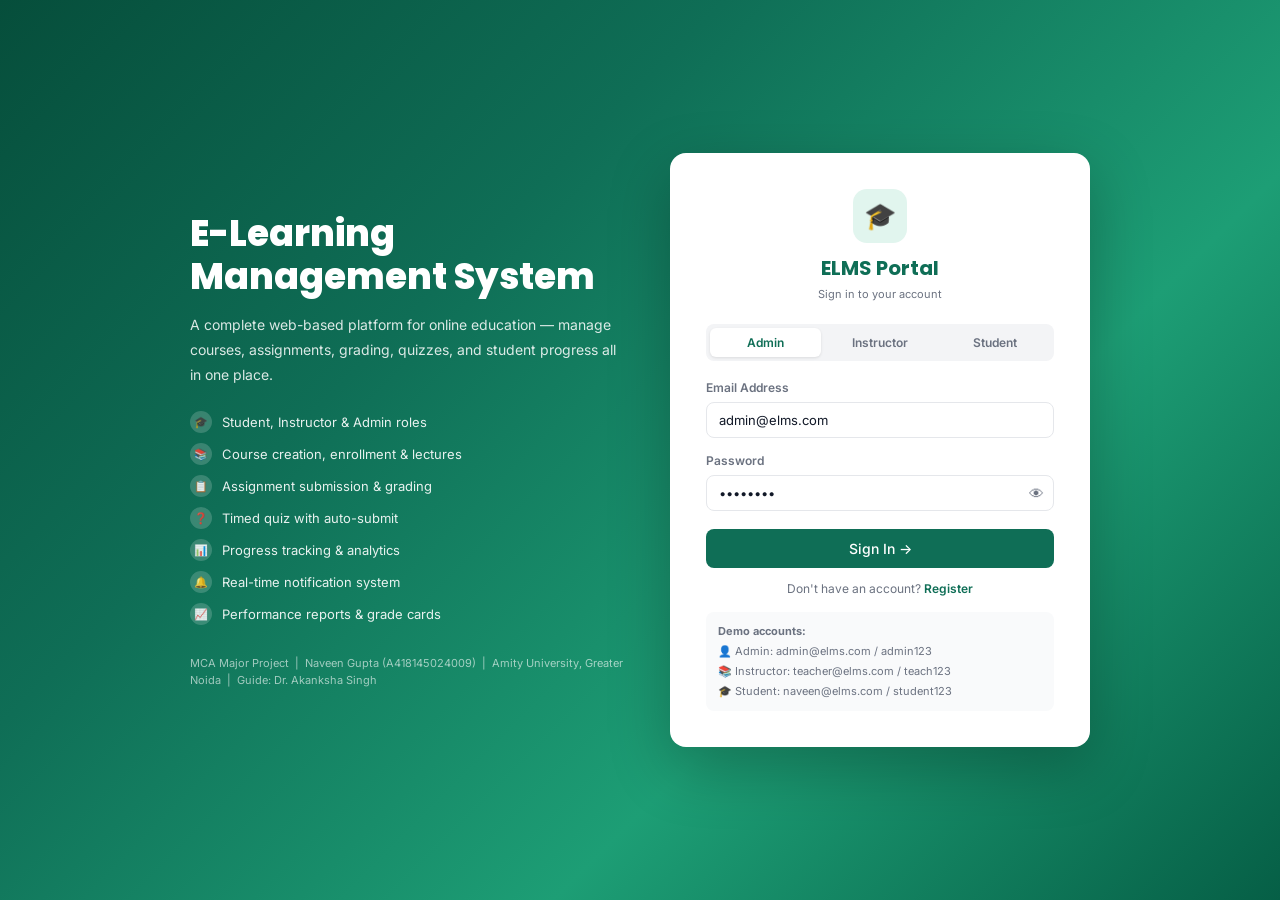
<file: ELMS_MajorProject_NaveenGupta.html>
<!DOCTYPE html>
<html lang="en">
<head>
<meta charset="UTF-8">
<meta name="viewport" content="width=device-width,initial-scale=1.0">
<meta name="description" content="Static E-Learning Management System demo built with HTML, CSS and JavaScript for an MCA final year project.">
<meta name="author" content="Naveen Gupta">
<meta name="theme-color" content="#534AB7">
<title>ELMS – E-Learning Management System | Naveen Gupta | A418145024009 | MCA | Amity University</title>
<style>
@import url('https://fonts.googleapis.com/css2?family=Inter:wght@300;400;500;600;700&family=Poppins:wght@600;700;800&display=swap');
:root{
  --g:#0F6E56;--gl:#1D9E75;--gbg:#E1F5EE;--gd:#085041;
  --p:#534AB7;--pbg:#EEEDFE;
  --a:#B45309;--abg:#FAEEDA;
  --r:#B91C1C;--rbg:#FCEBEB;
  --b:#185FA5;--bbg:#E6F1FB;
  --border:#E5E7EB;--bg:#F3F4F6;--white:#fff;
  --text:#111827;--text2:#6B7280;--text3:#9CA3AF;
  --shadow:0 1px 3px rgba(0,0,0,.08);
  --shadow2:0 4px 16px rgba(0,0,0,.1);
  --rad:12px;--rads:8px;--sw:240px;--th:62px;
}
*,*::before,*::after{box-sizing:border-box;margin:0;padding:0}
html{scroll-behavior:smooth}
body{font-family:'Inter',sans-serif;background:var(--bg);color:var(--text);font-size:14px;line-height:1.5}
h1,h2,h3,h4,h5{font-family:'Poppins',sans-serif}
::-webkit-scrollbar{width:5px;height:5px}
::-webkit-scrollbar-track{background:transparent}
::-webkit-scrollbar-thumb{background:#d1d5db;border-radius:3px}

/* ── AUTH ── */
#auth{position:fixed;inset:0;background:linear-gradient(135deg,#064e3b,#0F6E56,#1D9E75,#065f46);display:flex;align-items:center;justify-content:center;z-index:900;padding:20px}
.auth-left{flex:1;max-width:480px;color:#fff;padding:0 40px 0 0;display:none}
@media(min-width:900px){.auth-left{display:block}}
.auth-left h1{font-size:36px;font-weight:800;line-height:1.2;margin-bottom:14px}
.auth-left p{font-size:14px;opacity:.85;line-height:1.8;margin-bottom:24px}
.auth-feat{display:flex;align-items:center;gap:10px;margin-bottom:10px;font-size:13px;opacity:.9}
.auth-feat span{width:22px;height:22px;background:rgba(255,255,255,.2);border-radius:50%;display:flex;align-items:center;justify-content:center;font-size:11px;flex-shrink:0}
.auth-box{background:#fff;border-radius:16px;padding:36px;width:420px;box-shadow:0 20px 60px rgba(0,0,0,.25);flex-shrink:0}
.auth-logo{text-align:center;margin-bottom:22px}
.auth-logo .mk{width:54px;height:54px;background:var(--gbg);border-radius:14px;display:flex;align-items:center;justify-content:center;font-size:26px;margin:0 auto 10px}
.auth-logo h2{font-size:20px;color:var(--g)}
.auth-logo p{font-size:11px;color:var(--text2);margin-top:3px}
.role-tabs{display:flex;gap:4px;background:#F3F4F6;padding:4px;border-radius:var(--rads);margin-bottom:18px}
.rt{flex:1;padding:7px;border:none;background:transparent;border-radius:6px;cursor:pointer;font-size:12px;font-weight:600;color:var(--text2);font-family:'Inter',sans-serif;transition:all .15s}
.rt.on{background:#fff;color:var(--g);box-shadow:0 1px 3px rgba(0,0,0,.1)}
.flabel{display:block;font-size:12px;font-weight:600;color:var(--text2);margin-bottom:5px}
.finput{width:100%;padding:9px 12px;border:1.5px solid var(--border);border-radius:var(--rads);font-size:13px;font-family:'Inter',sans-serif;color:var(--text);background:#fff;transition:border-color .13s;outline:none}
.finput:focus{border-color:var(--g);box-shadow:0 0 0 3px rgba(15,110,86,.1)}
.fgroup{margin-bottom:14px}
.pw-wrap{position:relative}
.pw-wrap .finput{padding-right:36px}
.pw-eye{position:absolute;right:10px;top:50%;transform:translateY(-50%);cursor:pointer;font-size:15px;color:var(--text2);background:none;border:none}
.btn{display:inline-flex;align-items:center;gap:6px;padding:8px 16px;border-radius:var(--rads);font-size:13px;font-weight:500;cursor:pointer;border:none;font-family:'Inter',sans-serif;transition:all .15s;text-decoration:none}
.btn-g{background:var(--g);color:#fff}
.btn-g:hover{background:var(--gd);transform:translateY(-1px)}
.btn-ol{background:#fff;color:var(--g);border:1.5px solid var(--g)}
.btn-ol:hover{background:var(--gbg)}
.btn-r{background:var(--r);color:#fff}
.btn-r:hover{background:#991B1B}
.btn-a{background:var(--a);color:#fff}
.btn-sm{padding:5px 11px;font-size:12px}
.btn-xs{padding:3px 8px;font-size:11px}
.btn:disabled{opacity:.6;cursor:not-allowed;transform:none!important}
.demo-box{margin-top:14px;padding:10px 12px;background:#F9FAFB;border-radius:var(--rads)}
.demo-box p{font-size:11px;color:var(--text2);line-height:1.8}
.err-msg{background:var(--rbg);color:var(--r);padding:8px 12px;border-radius:var(--rads);font-size:12px;margin-bottom:12px;display:none}
.err-msg.show{display:block}

/* ── LAYOUT ── */
#app{display:flex;min-height:100vh}
.sidebar{width:var(--sw);background:#fff;border-right:1px solid var(--border);display:flex;flex-direction:column;position:fixed;top:0;left:0;height:100vh;z-index:200;transition:transform .25s}
.sb-logo{display:flex;align-items:center;gap:10px;padding:16px;border-bottom:1px solid var(--border)}
.sb-logo .lm{width:36px;height:36px;background:var(--g);border-radius:9px;display:flex;align-items:center;justify-content:center;font-size:18px;flex-shrink:0}
.sb-logo .lt{font-size:15px;font-weight:700;color:var(--g)}
.sb-logo .ls{font-size:10px;color:var(--text2)}
.nav{flex:1;overflow-y:auto;padding:8px 0}
.nsec{padding:10px 14px 4px;font-size:10px;font-weight:600;color:var(--text3);text-transform:uppercase;letter-spacing:.8px}
.ni{display:flex;align-items:center;gap:9px;padding:9px 14px;cursor:pointer;font-size:13px;font-weight:500;color:var(--text2);border-left:3px solid transparent;transition:all .13s;user-select:none}
.ni:hover{background:#F9FAFB;color:var(--text)}
.ni.on{background:var(--gbg);color:var(--g);border-left-color:var(--g);font-weight:600}
.ni .ico{font-size:16px;width:20px;text-align:center}
.ni .nb{margin-left:auto;background:var(--r);color:#fff;font-size:10px;font-weight:700;padding:1px 6px;border-radius:10px}
.sb-foot{padding:12px 14px;border-top:1px solid var(--border);display:flex;align-items:center;gap:9px}
.av{display:flex;align-items:center;justify-content:center;border-radius:50%;font-weight:700;color:#fff;flex-shrink:0}
.main{margin-left:var(--sw);flex:1;display:flex;flex-direction:column;min-height:100vh}
.topbar{height:var(--th);background:#fff;border-bottom:1px solid var(--border);display:flex;align-items:center;justify-content:space-between;padding:0 20px;position:sticky;top:0;z-index:100}
.tb-title{font-size:17px;font-weight:700;color:var(--text)}
.tb-sub{font-size:11px;color:var(--text2)}
.tb-right{display:flex;align-items:center;gap:10px}
.rpill{padding:3px 11px;border-radius:20px;font-size:11px;font-weight:700}
.content{padding:20px;flex:1}
.pg{display:none}.pg.on{display:block;animation:fi .3s ease}
@keyframes fi{from{opacity:0;transform:translateY(8px)}to{opacity:1;transform:none}}

/* ── CARDS & METRICS ── */
.card{background:#fff;border:1px solid var(--border);border-radius:var(--rad);overflow:hidden;box-shadow:var(--shadow)}
.card-hd{padding:14px 18px;border-bottom:1px solid var(--border);display:flex;align-items:center;justify-content:space-between}
.card-hd h3{font-size:14px;font-weight:600}
.card-bd{padding:18px}
.mgrid{display:grid;grid-template-columns:repeat(4,1fr);gap:14px;margin-bottom:18px}
.mc{background:#fff;border:1px solid var(--border);border-radius:var(--rad);padding:18px;box-shadow:var(--shadow)}
.mc .ico{width:44px;height:44px;border-radius:var(--rads);display:flex;align-items:center;justify-content:center;font-size:20px;margin-bottom:12px}
.mc .val{font-size:26px;font-weight:700;font-family:'Poppins',sans-serif}
.mc .lbl{font-size:11px;color:var(--text2);font-weight:500;margin-top:2px}

/* ── GRID ── */
.g2{display:grid;grid-template-columns:1fr 1fr;gap:16px}
.g3{display:grid;grid-template-columns:repeat(3,1fr);gap:14px}
.g4{display:grid;grid-template-columns:repeat(4,1fr);gap:12px}
.g-auto{display:grid;grid-template-columns:repeat(auto-fill,minmax(270px,1fr));gap:16px}

/* ── TABLE ── */
.tbl{width:100%;border-collapse:collapse}
.tbl th{padding:10px 14px;font-size:11px;font-weight:600;color:var(--text2);text-transform:uppercase;letter-spacing:.4px;background:#F9FAFB;border-bottom:1px solid var(--border);text-align:left;white-space:nowrap}
.tbl td{padding:11px 14px;border-bottom:1px solid #F3F4F6;font-size:13px;vertical-align:middle}
.tbl tr:last-child td{border-bottom:none}
.tbl tr:hover td{background:#FAFAFA}

/* ── BADGE ── */
.bg{display:inline-block;padding:3px 9px;border-radius:5px;font-size:11px;font-weight:600}
.bg-g{background:var(--gbg);color:var(--gd)}
.bg-p{background:var(--pbg);color:#3C3489}
.bg-a{background:var(--abg);color:#633806}
.bg-r{background:var(--rbg);color:#7F1D1D}
.bg-b{background:var(--bbg);color:#0C447C}
.bg-gr{background:#F3F4F6;color:#4B5563}

/* ── PROGRESS ── */
.prog{height:7px;background:#E5E7EB;border-radius:4px;overflow:hidden}
.pf{height:100%;border-radius:4px;transition:width .5s ease}

/* ── MODAL ── */
.mmask{position:fixed;inset:0;background:rgba(0,0,0,.45);z-index:999;display:flex;align-items:center;justify-content:center;padding:20px}
.mbox{background:#fff;border-radius:14px;width:520px;max-width:100%;max-height:88vh;overflow-y:auto;box-shadow:0 20px 60px rgba(0,0,0,.22);display:flex;flex-direction:column}
.mhd{display:flex;align-items:center;justify-content:space-between;padding:18px 20px;border-bottom:1px solid var(--border);flex-shrink:0}
.mhd h3{font-size:16px;font-weight:700}
.mbd{padding:20px;flex:1;overflow-y:auto}
.mft{display:flex;gap:8px;justify-content:flex-end;padding:14px 20px;border-top:1px solid var(--border);flex-shrink:0}
.xbtn{background:none;border:none;cursor:pointer;font-size:22px;color:var(--text2);line-height:1;padding:2px}

/* ── COURSE CARD ── */
.ccard{background:#fff;border:1px solid var(--border);border-radius:var(--rad);overflow:hidden;transition:transform .2s,box-shadow .2s}
.ccard:hover{transform:translateY(-3px);box-shadow:var(--shadow2)}
.cthumb{height:110px;display:flex;align-items:center;justify-content:center;font-size:48px}
.cbody{padding:14px}
.ctitle{font-size:14px;font-weight:700;margin-bottom:5px;line-height:1.3}
.cmeta{font-size:11px;color:var(--text2);display:flex;gap:12px;flex-wrap:wrap;margin:7px 0 10px}
.tag{padding:2px 7px;border-radius:4px;font-size:10px;font-weight:600;background:#F3F4F6;color:#4B5563}
.tags{display:flex;gap:4px;flex-wrap:wrap;margin-top:6px}

/* ── QUIZ ── */
.qopt{display:flex;align-items:center;gap:10px;padding:10px 13px;border:1.5px solid var(--border);border-radius:var(--rads);cursor:pointer;margin-bottom:8px;transition:all .13s;font-size:13px}
.qopt:hover{border-color:var(--g);background:var(--gbg)}
.qopt.sel{border-color:var(--g);background:var(--gbg);font-weight:500}
.qopt.ok{border-color:#16a34a;background:#DCFCE7}
.qopt.wrong{border-color:var(--r);background:var(--rbg)}
.qtimer{font-size:20px;font-weight:700;color:var(--r);font-family:'Poppins',sans-serif}

/* ── MISC ── */
.hidden{display:none!important}
.page-hd{margin-bottom:18px}
.page-hd h2{font-size:20px;font-weight:700}
.page-hd p{font-size:12px;color:var(--text2);margin-top:3px}
.empty{text-align:center;padding:40px 20px;color:var(--text2)}
.empty .ei{font-size:44px;margin-bottom:10px}
.flex-b{display:flex;align-items:center;justify-content:space-between;margin-bottom:16px}
.flex-g{display:flex;align-items:center;gap:10px}
.sep{border:none;border-top:1px solid var(--border);margin:12px 0}
.toast-wrap{position:fixed;bottom:22px;right:22px;z-index:9999;display:flex;flex-direction:column;gap:8px}
.toast{background:#fff;border:1px solid var(--border);border-left:4px solid var(--g);border-radius:8px;padding:10px 14px;font-size:13px;font-weight:500;box-shadow:var(--shadow2);animation:fi .3s ease;max-width:300px}
.toast.err{border-left-color:var(--r)}
.toast.warn{border-left-color:var(--a)}
.chat-widget{position:fixed;bottom:22px;right:22px;z-index:10000;display:flex;flex-direction:column;align-items:flex-end;gap:10px}
.chat-toggle{width:54px;height:54px;border-radius:50%;background:var(--g);color:#fff;border:none;cursor:pointer;box-shadow:var(--shadow2);font-size:22px;display:flex;align-items:center;justify-content:center}
.chat-panel{width:320px;max-width:calc(100vw - 32px);background:#fff;border:1px solid var(--border);border-radius:18px;box-shadow:0 20px 50px rgba(0,0,0,.18);overflow:hidden;display:flex;flex-direction:column}
.chat-panel.hidden{display:none}
.chat-header{background:var(--g);color:#fff;padding:14px 16px;display:flex;align-items:center;justify-content:space-between;font-weight:700}
.chat-close{background:transparent;border:none;color:#fff;font-size:20px;cursor:pointer}
.chat-messages{padding:14px;display:flex;flex-direction:column;gap:10px;height:280px;overflow-y:auto;background:#F8FDF9}
.chat-msg{max-width:85%;padding:10px 12px;border-radius:14px;font-size:13px;line-height:1.45;box-shadow:0 4px 12px rgba(0,0,0,.06)}
.chat-msg.user{align-self:flex-end;background:#DCFCE7;color:#0F5132;border-bottom-right-radius:4px}
.chat-msg.bot{align-self:flex-start;background:#fff;color:var(--text);border-bottom-left-radius:4px;border:1px solid var(--border)}
.chat-input-row{display:flex;gap:8px;padding:14px;border-top:1px solid var(--border);background:#fff}
.chat-input{flex:1;padding:10px 12px;border:1px solid var(--border);border-radius:12px;font-size:13px}

/* ── CHARTS ── */
.chart-bar{display:flex;align-items:flex-end;gap:8px;height:140px;padding:10px 0}
.bar-item{flex:1;display:flex;flex-direction:column;align-items:center;gap:4px}
.bar{width:100%;background:var(--g);border-radius:4px 4px 0 0;transition:height .5s ease;cursor:pointer}
.bar:hover{background:var(--gl)}
.bar-lbl{font-size:10px;color:var(--text2);text-align:center}
.bar-val{font-size:10px;font-weight:600;color:var(--g)}

/* WPR Table */
.wpr-row{display:flex;gap:10px;align-items:flex-start;padding:10px 0;border-bottom:1px solid var(--border)}
.wpr-num{width:32px;height:32px;background:var(--gbg);border-radius:6px;display:flex;align-items:center;justify-content:center;font-size:12px;font-weight:700;color:var(--g);flex-shrink:0}

@media(max-width:768px){
  .sidebar{transform:translateX(-100%)}
  .sidebar.sb-open{transform:none}
  .main{margin-left:0}
  .mgrid{grid-template-columns:1fr 1fr}
  .g2,.g3,.g4{grid-template-columns:1fr}
  .auth-box{width:100%;padding:24px}
}
</style>
</head>
<body>

<!-- ════════════════ AUTH ════════════════ -->
<div id="auth">
  <div class="auth-left">
    <h1>E-Learning Management System</h1>
    <p>A complete web-based platform for online education — manage courses, assignments, grading, quizzes, and student progress all in one place.</p>
    <div class="auth-feat"><span>🎓</span> Student, Instructor & Admin roles</div>
    <div class="auth-feat"><span>📚</span> Course creation, enrollment & lectures</div>
    <div class="auth-feat"><span>📋</span> Assignment submission & grading</div>
    <div class="auth-feat"><span>❓</span> Timed quiz with auto-submit</div>
    <div class="auth-feat"><span>📊</span> Progress tracking & analytics</div>
    <div class="auth-feat"><span>🔔</span> Real-time notification system</div>
    <div class="auth-feat"><span>📈</span> Performance reports & grade cards</div>
    <div style="margin-top:30px;font-size:11px;opacity:.6">MCA Major Project &nbsp;|&nbsp; Naveen Gupta (A418145024009) &nbsp;|&nbsp; Amity University, Greater Noida &nbsp;|&nbsp; Guide: Dr. Akanksha Singh</div>
  </div>

  <div class="auth-box">
    <div class="auth-logo">
      <div class="mk">🎓</div>
      <h2>ELMS Portal</h2>
      <p>Sign in to your account</p>
    </div>
    <div class="role-tabs" id="role-tabs">
      <button class="rt on" onclick="pickRole('Admin',this)">Admin</button>
      <button class="rt" onclick="pickRole('Instructor',this)">Instructor</button>
      <button class="rt" onclick="pickRole('Student',this)">Student</button>
    </div>
    <div class="err-msg" id="auth-err">Invalid email or password. Please try again.</div>
    <div class="fgroup"><label class="flabel">Email Address</label><input class="finput" id="l-email" type="email" placeholder="email@example.com" value="admin@elms.com"></div>
    <div class="fgroup"><label class="flabel">Password</label>
      <div class="pw-wrap">
        <input class="finput" id="l-pass" type="password" placeholder="Enter password" value="admin123">
        <button class="pw-eye" onclick="document.getElementById('l-pass').type=document.getElementById('l-pass').type==='password'?'text':'password'">👁</button>
      </div>
    </div>
    <button class="btn btn-g" style="width:100%;justify-content:center;padding:11px;font-size:14px;margin-top:4px" onclick="doLogin()">Sign In →</button>
    <p style="text-align:center;margin-top:12px;font-size:12px;color:var(--text2)">Don't have an account? <span style="color:var(--g);cursor:pointer;font-weight:600" onclick="showReg()">Register</span></p>
    <div class="demo-box">
      <p><strong>Demo accounts:</strong><br>
      👤 Admin: admin@elms.com / admin123<br>
      📚 Instructor: teacher@elms.com / teach123<br>
      🎓 Student: naveen@elms.com / student123</p>
    </div>
  </div>
</div>

<!-- ════════════════ APP ════════════════ -->
<div id="app" class="hidden">
  <aside class="sidebar" id="sidebar">
    <div class="sb-logo">
      <div class="lm">🎓</div>
      <div><div class="lt">ELMS</div><div class="ls">Amity University</div></div>
    </div>
    <nav class="nav" id="nav-menu"></nav>
    <div class="sb-foot" id="sb-foot"></div>
  </aside>
  <div class="main">
    <header class="topbar">
      <div style="display:flex;align-items:center;gap:12px">
        <button onclick="document.getElementById('sidebar').classList.toggle('sb-open')" style="background:none;border:none;font-size:22px;cursor:pointer;display:none" id="ham">☰</button>
        <div>
          <div class="tb-title" id="pg-title">Dashboard</div>
          <div class="tb-sub">E-Learning Management System &nbsp;|&nbsp; Naveen Gupta (A418145024009)</div>
        </div>
      </div>
      <div class="tb-right">
        <span class="rpill" id="role-badge"></span>
        <span style="font-size:13px;font-weight:500" id="tb-name"></span>
      </div>
    </header>
    <div class="content" id="content"></div>
  </div>
</div>

<!-- Modal -->
<div class="mmask hidden" id="modal">
  <div class="mbox">
    <div class="mhd"><h3 id="mtitle"></h3><button class="xbtn" onclick="closeM()">×</button></div>
    <div class="mbd" id="mbody"></div>
    <div class="mft" id="mfoot"></div>
  </div>
</div>

<!-- Toasts -->
<div class="toast-wrap" id="toasts"></div>

<div class="chat-widget hidden" id="chatWidget">
  <button class="chat-toggle" id="chatToggle" onclick="toggleChat()">💬</button>
  <div class="chat-panel hidden" id="chatPanel">
    <div class="chat-header">ELMS Chatbot <button class="chat-close" onclick="toggleChat()">×</button></div>
    <div class="chat-messages" id="chatMessages"></div>
    <div class="chat-input-row">
      <input class="finput chat-input" id="chatInput" placeholder="Ask about courses, assignments, grades..." onkeydown="if(event.key==='Enter') sendChat()">
      <button class="btn btn-g btn-sm" onclick="sendChat()">Send</button>
    </div>
  </div>
</div>

<script>
'use strict';
// ════════════════════════════════════════════════════════
//  DATA  – persisted in localStorage
// ════════════════════════════════════════════════════════
const SK='elms_ng_v4';
function mkDB(){
  return {
    users:[
      {id:1,name:'Admin User',email:'admin@elms.com',pass:'admin123',role:'Admin',avatar:'#534AB7',joined:'2025-12-08'},
      {id:2,name:'Dr. Priya Sharma',email:'teacher@elms.com',pass:'teach123',role:'Instructor',avatar:'#B45309',joined:'2025-12-08'},
      {id:3,name:'Naveen Gupta',email:'naveen@elms.com',pass:'student123',role:'Student',avatar:'#0F6E56',joined:'2025-12-10'},
      {id:4,name:'Anjali Verma',email:'anjali@elms.com',pass:'student123',role:'Student',avatar:'#185FA5',joined:'2025-12-11'},
      {id:5,name:'Rahul Mehta',email:'rahul@elms.com',pass:'student123',role:'Student',avatar:'#993556',joined:'2025-12-12'},
      {id:6,name:'Riya Singh',email:'riya@elms.com',pass:'student123',role:'Student',avatar:'#B45309',joined:'2026-01-05'},
    ],
    courses:[
      {id:1,title:'Web Development Fundamentals',code:'CS-101',desc:'Complete guide to HTML, CSS, JavaScript, Bootstrap and React for beginners.',instructor:2,students:[3,4,5,6],cat:'Web',dur:'12 weeks',thumb:'🌐',tags:['HTML','CSS','JavaScript','React'],pub:true,
        lectures:[
          {id:1,title:'Introduction to HTML & Document Structure',min:25},
          {id:2,title:'CSS Styling, Flexbox & Grid',min:35},
          {id:3,title:'JavaScript Basics & DOM Manipulation',min:45},
          {id:4,title:'Bootstrap 5 – Responsive Design',min:30},
          {id:5,title:'React Components & Props',min:40},
          {id:6,title:'React State & Hooks',min:38},
        ]},
      {id:2,title:'Database Management Systems',code:'CS-202',desc:'SQL, NoSQL, normalization, indexing, transactions and MongoDB integration.',instructor:2,students:[3,4,6],cat:'Database',dur:'10 weeks',thumb:'🗄️',tags:['SQL','MongoDB','DBMS','NoSQL'],pub:true,
        lectures:[
          {id:1,title:'Introduction to DBMS & Relational Model',min:30},
          {id:2,title:'SQL – DDL, DML & Queries',min:40},
          {id:3,title:'Normalization – 1NF to 3NF',min:28},
          {id:4,title:'Transactions & ACID Properties',min:32},
          {id:5,title:'MongoDB – Document Database',min:35},
        ]},
      {id:3,title:'Python Programming',code:'CS-303',desc:'Core Python with OOP, data structures, algorithms and file handling.',instructor:2,students:[3,5],cat:'Programming',dur:'8 weeks',thumb:'🐍',tags:['Python','OOP','DSA'],pub:true,
        lectures:[
          {id:1,title:'Python Basics & Data Types',min:20},
          {id:2,title:'Control Flow & Functions',min:28},
          {id:3,title:'OOP – Classes & Objects',min:35},
          {id:4,title:'Data Structures – Lists, Stacks, Queues',min:40},
        ]},
      {id:4,title:'Software Engineering',code:'CS-404',desc:'SDLC, Agile, UML diagrams, testing methodologies and project management.',instructor:2,students:[4,6],cat:'Other',dur:'10 weeks',thumb:'⚙️',tags:['SDLC','Agile','UML','Testing'],pub:true,
        lectures:[
          {id:1,title:'Software Development Life Cycle',min:25},
          {id:2,title:'Agile & Scrum Methodology',min:30},
          {id:3,title:'UML – Use Case & Class Diagrams',min:35},
        ]},
    ],
    assignments:[
      {id:1,cid:1,title:'Build a Responsive Portfolio Website',desc:'Create a fully responsive personal portfolio using HTML5, CSS3, Bootstrap 5 and JavaScript. Must include Home, About, Skills, Projects and Contact sections.',due:'2026-04-30',max:100,by:2,
        subs:[
          {sid:3,file:'naveen_portfolio.zip',on:'2026-04-10',grade:88,fb:'Excellent layout! Great use of Bootstrap grid and responsive design. Minor improvement needed in animation.',graded:true},
          {sid:4,file:'anjali_portfolio.zip',on:'2026-04-12',grade:null,fb:'',graded:false},
          {sid:5,file:'rahul_portfolio.zip',on:'2026-04-14',grade:76,fb:'Good effort. Navigation could be improved. Overall presentation is clean.',graded:true},
        ]},
      {id:2,cid:2,title:'Hospital Management ER Diagram',desc:'Design a complete ER diagram for a hospital management system with entities: Patient, Doctor, Appointment, Ward, Medicine. Show all relationships with correct cardinalities.',due:'2026-04-25',max:50,by:2,
        subs:[
          {sid:3,file:'naveen_er.pdf',on:'2026-04-18',grade:45,fb:'Well-structured! All cardinalities correct. Excellent use of weak entities.',graded:true},
          {sid:4,file:'anjali_er.pdf',on:'2026-04-20',grade:null,fb:'',graded:false},
        ]},
      {id:3,cid:3,title:'Python Data Structures Implementation',desc:'Implement Stack, Queue, Singly Linked List and Binary Search Tree in Python using OOP concepts. Include insertion, deletion and traversal operations.',due:'2026-05-05',max:100,by:2,subs:[]},
      {id:4,cid:1,title:'JavaScript DOM Mini Project',desc:'Build a To-Do List app using HTML, CSS and vanilla JavaScript. Features: Add task, delete task, mark complete, filter by status, save to localStorage.',due:'2026-05-10',max:50,by:2,subs:[]},
    ],
    quizzes:[
      {id:1,cid:1,title:'Web Development – Quiz 1',by:2,time:120,
        qs:[
          {q:'What does HTML stand for?',opts:['HyperText Markup Language','High Tech Modern Language','HyperText Modern Links','High Text Markup Language'],ans:0},
          {q:'Which CSS property is used to change text color?',opts:['font-color','text-style','color','background-color'],ans:2},
          {q:'JavaScript is a _____ language.',opts:['Compiled','Statically typed','Interpreted','Assembly'],ans:2},
          {q:'Which HTML tag creates a hyperlink?',opts:['<link>','<a>','<href>','<url>'],ans:1},
          {q:'What does CSS stand for?',opts:['Colorful Style Sheets','Cascading Style Sheets','Creative Style System','Computer Style Sheets'],ans:1},
          {q:'Which method adds an element to the end of an array in JavaScript?',opts:['push()','pop()','shift()','unshift()'],ans:0},
        ],attempts:[{sid:3,score:5,total:6,on:'2026-04-15'}]},
      {id:2,cid:2,title:'DBMS – Fundamentals Quiz',by:2,time:90,
        qs:[
          {q:'What does DBMS stand for?',opts:['Database Management System','Data Base Modifier System','Digital Binary Management System','Data Bridge Management System'],ans:0},
          {q:'Which SQL command is used to retrieve data?',opts:['INSERT','UPDATE','SELECT','DELETE'],ans:2},
          {q:'First Normal Form (1NF) eliminates:',opts:['Partial dependencies','Transitive dependencies','Repeating groups','Redundant tables'],ans:2},
          {q:'ACID stands for:',opts:['Atomicity Consistency Isolation Durability','Agility Consistency Integration Data','Atomicity Consistency Integration Design','None of the above'],ans:0},
          {q:'MongoDB is a _____ database.',opts:['Relational','Hierarchical','Document-oriented','Network'],ans:2},
        ],attempts:[]},
    ],
    progress:[
      {sid:3,cid:1,done:[1,2,3],pct:50},
      {sid:3,cid:2,done:[1,2,3,4,5],pct:100},
      {sid:3,cid:3,done:[1],pct:25},
      {sid:4,cid:1,done:[1,2],pct:33},
      {sid:4,cid:2,done:[1],pct:20},
      {sid:5,cid:1,done:[1,2,3,4],pct:67},
      {sid:6,cid:1,done:[],pct:0},
    ],
    notifs:[
      {id:1,uid:3,title:'Assignment Graded 🏆',msg:'"Build a Responsive Portfolio Website" graded: 88/100. Feedback: Excellent layout!',time:'2 hours ago',read:false,type:'grade'},
      {id:2,uid:3,title:'New Assignment Posted 📋',msg:'New assignment "Hospital Management ER Diagram" in Database Management Systems.',time:'1 day ago',read:false,type:'assign'},
      {id:3,uid:3,title:'Quiz Available ❓',msg:'"Web Development – Quiz 1" is now live. Due by 30 April.',time:'3 days ago',read:true,type:'quiz'},
      {id:4,uid:3,title:'Enrolled Successfully 🎉',msg:'You have been enrolled in "Python Programming" course.',time:'1 week ago',read:true,type:'enroll'},
      {id:5,uid:2,title:'New Submission 📤',msg:'Anjali Verma submitted "Build a Responsive Portfolio Website".',time:'4 hours ago',read:false,type:'sub'},
      {id:6,uid:2,title:'New Submission 📤',msg:'Naveen Gupta submitted "Hospital Management ER Diagram".',time:'2 days ago',read:false,type:'sub'},
      {id:7,uid:1,title:'New User Registered 👤',msg:'Riya Singh joined as a Student.',time:'1 week ago',read:true,type:'sys'},
      {id:8,uid:1,title:'System Ready ✅',msg:'ELMS is fully operational. 6 users, 4 courses, 4 assignments.',time:'2 weeks ago',read:true,type:'sys'},
    ],
    announcements:[
      {id:1,title:'Final Exam Schedule Published',msg:'Final practical exams will be held from 25 April to 30 April 2026. All students must ensure all assignments are submitted before 23 April.',by:1,date:'2026-04-10',target:'all'},
      {id:2,title:'Project Submission Deadline',msg:'All MCA final year project reports must be submitted to the faculty guide by 01 May 2026.',by:1,date:'2026-04-12',target:'all'},
      {id:3,title:'New Quiz Added – DBMS',msg:'A new quiz on DBMS Fundamentals has been added for Database Management Systems course. Attempt by 28 April 2026.',by:2,date:'2026-04-15',target:'Student'},
    ],
    nids:{user:7,course:5,assign:5,quiz:3,notif:9,ann:4},
  };
}
let DB=(()=>{try{const s=localStorage.getItem(SK);return s?JSON.parse(s):mkDB()}catch{return mkDB()}})();
function save(){localStorage.setItem(SK,JSON.stringify(DB))}

// ════════════════════════════════════════════════════════
//  HELPERS
// ════════════════════════════════════════════════════════
const $=id=>document.getElementById(id);
const init=n=>n?.split(' ').map(w=>w[0]).join('').substring(0,2).toUpperCase()||'U';
const fmt=d=>{try{return new Date(d).toLocaleDateString('en-IN',{day:'2-digit',month:'short',year:'numeric'})}catch{return d}};
const fmtR=d=>{const diff=(Date.now()-new Date(d))/1e3;if(diff<60)return'Just now';if(diff<3600)return Math.floor(diff/60)+'m ago';if(diff<86400)return Math.floor(diff/3600)+'h ago';return Math.floor(diff/86400)+'d ago'};
const catBg={Web:'#EEF2FF',Database:'#FEF3C7',Programming:'#DCFCE7',Other:'#F3F4F6'};
const catThumb={Web:'🌐',Database:'🗄️',Programming:'💻','AI/ML':'🤖',Networking:'🔗',Other:'📚'};

function toast(msg,type='ok'){
  const t=document.createElement('div');
  t.className='toast'+(type==='err'?' err':type==='warn'?' warn':'');
  t.textContent=msg;
  $('toasts').appendChild(t);
  setTimeout(()=>t.remove(),3200);
}

function toggleChat(){
  const panel=$('chatPanel');
  if(!panel)return;
  panel.classList.toggle('hidden');
  if(!panel.classList.contains('hidden')){
    setTimeout(()=>{$('chatMessages').scrollTop=$('chatMessages').scrollHeight},50);
    if(!$('chatMessages').children.length){
      appendChatMsg('Hello! I am your ELMS assistant. Ask me about courses, assignments, grades, or navigation.', 'bot');
    }
  }
}
function appendChatMsg(text, who='bot'){
  const msg=document.createElement('div');
  msg.className='chat-msg '+(who==='user'?'user':'bot');
  msg.textContent=text;
  const container=$('chatMessages');
  if(!container)return;
  container.appendChild(msg);
  container.scrollTop=container.scrollHeight;
}
function getChatResponse(input){
  const text=input.toLowerCase();
  if(/\b(hi|hello|hey|good morning|good afternoon|good evening)\b/.test(text)) return 'Hi there! How can I help you with ELMS today?';
  if(text.includes('assignment')) return 'You can view assignments in the Assignments page. Students submit there and teachers grade from the Grade Submissions area.';
  if(text.includes('course')||text.includes('enroll')) return 'Browse courses in the Browse Courses page. Click Enroll to join a course and track progress from My Courses.';
  if(text.includes('grade')||text.includes('result')||text.includes('score')) return 'Check your grades in the My Grades page. Teachers can grade submissions from the Grade Submissions page.';
  if(text.includes('quiz')) return 'Quizzes are available in the Quizzes section. Start a quiz from the list and submit before time runs out.';
  if(text.includes('notification')||text.includes('notifs')) return 'Notifications appear in the Notifications page. Unread alerts are also shown with a badge in the menu.';
  if(text.includes('profile')) return 'Open your Profile page to see your account details, tech stack, and change your password.';
  if(text.includes('logout')||text.includes('sign out')) return 'Use the power button in the sidebar footer to log out safely.';
  if(text.includes('admin')&&CU&&CU.role==='Admin') return 'As an Admin, you can manage users, review reports, and publish announcements.';
  if(text.includes('instructor')&&CU&&CU.role==='Instructor') return 'As an Instructor, you can create courses, post assignments, and grade submissions.';
  if(text.includes('student')&&CU&&CU.role==='Student') return 'As a Student, you can enroll in courses, submit assignments, and attempt quizzes.';
  if(text.includes('help')||text.includes('how do i')||text.includes('where')) return 'Try asking about assignments, courses, quizzes, grades, or navigation commands. I am here to guide you.';
  return 'I am not sure about that yet. Try asking about assignments, courses, grades, quizzes, or notifications.';
}
function sendChat(){
  const input=$('chatInput');
  if(!input) return;
  const text=input.value.trim();
  if(!text) return;
  appendChatMsg(text,'user');
  input.value='';
  setTimeout(()=>appendChatMsg(getChatResponse(text),'bot'),300);
}

// ════════════════════════════════════════════════════════
//  AUTH
// ════════════════════════════════════════════════════════
let CU=null;
const DEMO={Admin:{e:'admin@elms.com',p:'admin123'},Instructor:{e:'teacher@elms.com',p:'teach123'},Student:{e:'naveen@elms.com',p:'student123'}};
function pickRole(r,btn){
  document.querySelectorAll('.rt').forEach(b=>b.classList.remove('on'));
  btn.classList.add('on');
  $('l-email').value=DEMO[r].e; $('l-pass').value=DEMO[r].p;
  $('auth-err').classList.remove('show');
}
function doLogin(){
  const e=$('l-email').value.trim(),p=$('l-pass').value.trim();
  const u=DB.users.find(u=>u.email===e&&u.pass===p);
  if(!u){$('auth-err').classList.add('show');return}
  CU=u; $('auth-err').classList.remove('show');
  $('auth').classList.add('hidden'); $('app').classList.remove('hidden');
  $('chatWidget').classList.remove('hidden');
  buildNav(); go('dashboard');
  toast('Welcome back, '+CU.name.split(' ')[0]+'! 👋');
}
function showReg(){
  openM('Register New Account',`
    <div class="fgroup"><label class="flabel">Full Name *</label><input class="finput" id="rn" placeholder="Your full name"></div>
    <div class="fgroup"><label class="flabel">Email *</label><input class="finput" id="re" type="email" placeholder="email@example.com"></div>
    <div class="fgroup"><label class="flabel">Password *</label><input class="finput" id="rp" type="password" placeholder="Min 6 characters"></div>
    <div class="fgroup"><label class="flabel">Role</label><select class="finput" id="rr"><option>Student</option><option>Instructor</option></select></div>
  `,[{l:'Cancel',c:'btn-ol',fn:'closeM()'},{l:'Register',c:'btn-g',fn:'doReg()'}]);
}
function doReg(){
  const n=$('rn').value.trim(),e=$('re').value.trim(),p=$('rp').value.trim(),r=$('rr').value;
  if(!n||!e||!p)return toast('All fields required','err');
  if(p.length<6)return toast('Password min 6 chars','err');
  if(DB.users.find(u=>u.email===e))return toast('Email already registered','err');
  const colors={Student:'#0F6E56',Instructor:'#B45309'};
  DB.users.push({id:DB.nids.user++,name:n,email:e,pass:p,role:r,avatar:colors[r]||'#6B7280',joined:new Date().toISOString().split('T')[0]});
  save(); closeM(); toast('Account created! Please sign in.');
}
function doLogout(){
  CU=null; $('app').classList.add('hidden'); $('auth').classList.remove('hidden');
  $('chatWidget').classList.add('hidden');
  $('l-email').value='admin@elms.com'; $('l-pass').value='admin123';
  document.querySelectorAll('.rt').forEach((b,i)=>{b.classList.toggle('on',i===0)});
}

// ════════════════════════════════════════════════════════
//  NAV
// ════════════════════════════════════════════════════════
const NAVS={
  Admin:[
    {id:'dashboard',ico:'📊',lbl:'Dashboard'},
    {id:'users',ico:'👥',lbl:'User Management'},
    {id:'allcourses',ico:'📚',lbl:'All Courses'},
    {id:'allassign',ico:'📋',lbl:'Assignments'},
    {id:'announce',ico:'📢',lbl:'Announcements'},
    {id:'reports',ico:'📈',lbl:'Reports'},
    {id:'wpr',ico:'📝',lbl:'WPR Summary'},
    {id:'notifs',ico:'🔔',lbl:'Notifications',badge:true},
  ],
  Instructor:[
    {id:'dashboard',ico:'📊',lbl:'Dashboard'},
    {id:'mycourses',ico:'📚',lbl:'My Courses'},
    {id:'createcourse',ico:'➕',lbl:'Create Course'},
    {id:'tchassign',ico:'📋',lbl:'Assignments'},
    {id:'tchquiz',ico:'❓',lbl:'Quizzes'},
    {id:'grading',ico:'🏆',lbl:'Grade Submissions'},
    {id:'announce',ico:'📢',lbl:'Announcements'},
    {id:'notifs',ico:'🔔',lbl:'Notifications',badge:true},
  ],
  Student:[
    {id:'dashboard',ico:'📊',lbl:'Dashboard'},
    {id:'browse',ico:'🔍',lbl:'Browse Courses'},
    {id:'enrolled',ico:'📚',lbl:'My Courses'},
    {id:'stuassign',ico:'📋',lbl:'Assignments'},
    {id:'stuquiz',ico:'❓',lbl:'Quizzes'},
    {id:'grades',ico:'🏆',lbl:'My Grades'},
    {id:'announce',ico:'📢',lbl:'Announcements'},
    {id:'notifs',ico:'🔔',lbl:'Notifications',badge:true},
  ]
};
const TITLES={dashboard:'Dashboard',users:'User Management',allcourses:'All Courses',allassign:'Assignments',announce:'Announcements',reports:'Reports & Analytics',wpr:'Weekly Progress Report Summary',notifs:'Notifications',mycourses:'My Courses',createcourse:'Create Course',tchassign:'Assignments',tchquiz:'Quizzes',grading:'Grade Submissions',browse:'Browse Courses',enrolled:'My Enrolled Courses',stuassign:'My Assignments',stuquiz:'Quizzes',grades:'My Grades',profile:'Profile',coursedetail:'Course Details',quizattempt:'Quiz Attempt'};

function buildNav(){
  const items=NAVS[CU.role]||[];
  const unread=DB.notifs.filter(n=>n.uid===CU.id&&!n.read).length;
  $('nav-menu').innerHTML='<div class="nsec">Main Menu</div>'+
    items.map(it=>`<div class="ni" id="nav-${it.id}" onclick="go('${it.id}')"><span class="ico">${it.ico}</span><span>${it.lbl}</span>${it.badge&&unread>0?`<span class="nb">${unread}</span>`:''}</div>`).join('')+
    '<div class="nsec" style="margin-top:6px">Account</div>'+
    `<div class="ni" id="nav-profile" onclick="go('profile')"><span class="ico">👤</span><span>Profile</span></div>`;
  const rc={Admin:'#534AB7',Instructor:'#B45309',Student:'#0F6E56'};
  const rbg={Admin:'#EEEDFE',Instructor:'#FAEEDA',Student:'#E1F5EE'};
  $('sb-foot').innerHTML=`<div class="av" style="background:${CU.avatar};width:34px;height:34px;font-size:11px">${init(CU.name)}</div><div style="flex:1;min-width:0"><div style="font-size:12px;font-weight:600;white-space:nowrap;overflow:hidden;text-overflow:ellipsis">${CU.name.split(' ')[0]}</div><div style="font-size:10px;font-weight:600;color:${rc[CU.role]}">${CU.role}</div></div><button onclick="doLogout()" style="background:none;border:none;cursor:pointer;font-size:17px;color:var(--text2)" title="Logout">⏻</button>`;
  const rp=$('role-badge'); rp.textContent=CU.role; rp.style.background=rbg[CU.role]; rp.style.color=rc[CU.role];
  $('tb-name').textContent=CU.name;
  // ham button
  const ham=$('ham'); if(ham) ham.style.display=window.innerWidth<=768?'block':'none';
}

let curPage='';
function go(page,...args){
  curPage=page;
  document.querySelectorAll('.ni').forEach(el=>el.classList.remove('on'));
  const el=$('nav-'+page); if(el) el.classList.add('on');
  $('pg-title').textContent=TITLES[page]||page;
  const c=$('content'); c.innerHTML='';
  PAGES[page]?PAGES[page](...args):(c.innerHTML='<div class="empty"><div class="ei">🚧</div><p>Coming soon</p></div>');
  window.scrollTo(0,0);
  if(window.innerWidth<=768) document.getElementById('sidebar').classList.remove('sb-open');
  buildNav();
}

// ════════════════════════════════════════════════════════
//  MODAL
// ════════════════════════════════════════════════════════
function openM(title,body,btns=[]){
  $('mtitle').textContent=title;
  $('mbody').innerHTML=body;
  $('mfoot').innerHTML=btns.map(b=>`<button class="btn ${b.c}" onclick="${b.fn}">${b.l}</button>`).join('');
  $('modal').classList.remove('hidden');
}
function closeM(){$('modal').classList.add('hidden');$('mbody').innerHTML='';$('mfoot').innerHTML=''}
$('modal').addEventListener('click',e=>{if(e.target===$('modal'))closeM()});

// ════════════════════════════════════════════════════════
//  REUSABLE UI COMPONENTS
// ════════════════════════════════════════════════════════
function metric(ico,lbl,val,bg,color){return`<div class="mc"><div class="ico" style="background:${bg}">${ico}</div><div class="val" style="color:${color}">${val}</div><div class="lbl">${lbl}</div></div>`}
function roleBadge(r){const m={Admin:'bg-p',Instructor:'bg-a',Student:'bg-g'};return`<span class="bg ${m[r]||'bg-gr'}">${r}</span>`}
function statusBadge(a,sid){
  const sub=a.subs.find(s=>s.sid===sid);
  if(!sub)return'<span class="bg bg-r">Not Submitted</span>';
  if(sub.graded)return`<span class="bg bg-g">${sub.grade}/${a.max}</span>`;
  return'<span class="bg bg-a">Submitted</span>';
}
function progBar(pct,color='var(--g)'){return`<div class="prog"><div class="pf" style="width:${pct}%;background:${color}"></div></div>`}
function av(u,sz=32){return`<div class="av" style="background:${u.avatar};width:${sz}px;height:${sz}px;font-size:${sz/2.5}px">${init(u.name)}</div>`}
function emptyState(ico,msg){return`<div class="empty"><div class="ei">${ico}</div><p>${msg}</p></div>`}

// ════════════════════════════════════════════════════════
//  PAGES
// ════════════════════════════════════════════════════════
const PAGES={};
const pc=()=>$('content');

// ─── DASHBOARD ──────────────────────────────────────────
PAGES.dashboard=()=>{
  if(CU.role==='Admin') adminDash();
  else if(CU.role==='Instructor') teachDash();
  else stuDash();
};

function adminDash(){
  const stus=DB.users.filter(u=>u.role==='Student');
  const ins=DB.users.filter(u=>u.role==='Instructor');
  const totalSubs=DB.assignments.reduce((s,a)=>s+a.subs.length,0);
  const totalGraded=DB.assignments.reduce((s,a)=>s+a.subs.filter(s=>s.graded).length,0);
  pc().innerHTML=`
    <div class="page-hd"><h2>System Dashboard 📊</h2><p>Complete overview of ELMS platform.</p></div>
    <div class="mgrid">
      ${metric('👨‍🎓','Total Students',stus.length,'#E1F5EE','#0F6E56')}
      ${metric('👩‍🏫','Instructors',ins.length,'#EEEDFE','#534AB7')}
      ${metric('📚','Active Courses',DB.courses.length,'#FAEEDA','#B45309')}
      ${metric('📋','Assignments',DB.assignments.length,'#E6F1FB','#185FA5')}
    </div>
    <div class="g2" style="margin-bottom:16px">
      <div class="card">
        <div class="card-hd"><h3>Enrollment by Course</h3></div>
        <div class="card-bd">
          <div class="chart-bar" id="enroll-chart"></div>
        </div>
      </div>
      <div class="card">
        <div class="card-hd"><h3>Submission Statistics</h3></div>
        <div class="card-bd">
          ${DB.assignments.map(a=>{
            const pct=a.subs.length>0?Math.round(a.subs.filter(s=>s.graded).length/a.subs.length*100):0;
            return`<div style="margin-bottom:12px">
              <div style="display:flex;justify-content:space-between;margin-bottom:4px">
                <span style="font-size:12px;font-weight:500">${a.title.substring(0,35)}…</span>
                <span style="font-size:11px;color:var(--text2)">${a.subs.length} sub</span>
              </div>
              ${progBar(pct)}
              <div style="font-size:10px;color:var(--text2);margin-top:2px">${pct}% graded</div>
            </div>`;
          }).join('')}
        </div>
      </div>
    </div>
    <div class="g2">
      <div class="card">
        <div class="card-hd"><h3>Recent Users</h3><button class="btn btn-g btn-sm" onclick="go('users')">View All</button></div>
        <table class="tbl"><thead><tr><th>Name</th><th>Role</th><th>Joined</th></tr></thead><tbody>
          ${DB.users.slice(-5).reverse().map(u=>`<tr><td><div class="flex-g">${av(u,28)}<span style="font-weight:500">${u.name}</span></div></td><td>${roleBadge(u.role)}</td><td style="font-size:11px;color:var(--text2)">${fmt(u.joined)}</td></tr>`).join('')}
        </tbody></table>
      </div>
      <div class="card">
        <div class="card-hd"><h3>Course Status</h3></div>
        <table class="tbl"><thead><tr><th>Course</th><th>Students</th><th>Lectures</th></tr></thead><tbody>
          ${DB.courses.map(c=>`<tr><td><div style="font-weight:500">${c.title}</div><span class="bg bg-p" style="font-size:10px">${c.code}</span></td><td>${c.students.length}</td><td>${c.lectures.length}</td></tr>`).join('')}
        </tbody></table>
      </div>
    </div>`;
  // chart
  setTimeout(()=>{
    const cc=$('enroll-chart');
    if(!cc)return;
    const mx=Math.max(...DB.courses.map(c=>c.students.length),1);
    cc.innerHTML=DB.courses.map(c=>`<div class="bar-item"><div class="bar-val">${c.students.length}</div><div class="bar" style="height:${Math.round(c.students.length/mx*100)}px" title="${c.title}: ${c.students.length} students"></div><div class="bar-lbl">${c.code}</div></div>`).join('');
  },50);
}

function teachDash(){
  const mc=DB.courses.filter(c=>c.instructor===CU.id);
  const ma=DB.assignments.filter(a=>mc.some(c=>c.id===a.cid));
  const pending=ma.reduce((s,a)=>s+a.subs.filter(s=>!s.graded).length,0);
  const allStu=[...new Set(mc.flatMap(c=>c.students))];
  pc().innerHTML=`
    <div class="page-hd"><h2>Welcome, ${CU.name.split(' ')[0]}! 📚</h2><p>Manage your courses and students.</p></div>
    <div class="mgrid">
      ${metric('📚','My Courses',mc.length,'#E1F5EE','#0F6E56')}
      ${metric('👨‍🎓','My Students',allStu.length,'#EEEDFE','#534AB7')}
      ${metric('📋','Assignments',ma.length,'#FAEEDA','#B45309')}
      ${metric('⏳','Pending Grades',pending,'#FCEBEB','#B91C1C')}
    </div>
    <div class="g2">
      <div class="card">
        <div class="card-hd"><h3>My Courses</h3><button class="btn btn-g btn-sm" onclick="go('createcourse')">+ New</button></div>
        <table class="tbl"><thead><tr><th>Course</th><th>Students</th><th>Lectures</th><th></th></tr></thead><tbody>
          ${mc.map(c=>`<tr><td><div style="font-weight:600">${c.title}</div><span class="bg bg-p" style="font-size:10px">${c.code}</span></td><td>${c.students.length}</td><td>${c.lectures.length}</td><td><button class="btn btn-ol btn-xs" onclick="curCid=${c.id};go('coursedetail')">Open</button></td></tr>`).join('')}
        </tbody></table>
      </div>
      <div class="card">
        <div class="card-hd"><h3>Recent Submissions</h3><button class="btn btn-g btn-sm" onclick="go('grading')">Grade All</button></div>
        ${ma.flatMap(a=>a.subs.map(s=>({...s,atitle:a.title,max:a.max,aid:a.id}))).slice(0,5).map(s=>{
          const u=DB.users.find(u=>u.id===s.sid);
          return`<div style="display:flex;align-items:center;gap:10px;padding:10px 18px;border-bottom:1px solid var(--border)">
            ${av(u||{avatar:'#9CA3AF',name:'?'},28)}
            <div style="flex:1"><div style="font-size:13px;font-weight:500">${u?.name||'Unknown'}</div><div style="font-size:11px;color:var(--text2)">${s.atitle.substring(0,30)}…</div></div>
            ${s.graded?`<span class="bg bg-g">${s.grade}/${s.max}</span>`:'<span class="bg bg-a">Pending</span>'}
          </div>`;
        }).join('') || emptyState('📭','No submissions yet')}
      </div>
    </div>`;
}

function stuDash(){
  const mc=DB.courses.filter(c=>c.students.includes(CU.id));
  const prog=DB.progress.filter(p=>p.sid===CU.id);
  const ma=DB.assignments.filter(a=>mc.some(c=>c.id===a.cid));
  const graded=DB.assignments.flatMap(a=>a.subs.filter(s=>s.sid===CU.id&&s.graded));
  const avg=graded.length?Math.round(graded.reduce((s,g)=>s+g.grade,0)/graded.length):0;
  const unread=DB.notifs.filter(n=>n.uid===CU.id&&!n.read).length;
  pc().innerHTML=`
    <div class="page-hd"><h2>Welcome, ${CU.name.split(' ')[0]}! 🎓</h2><p>Continue your learning journey today.</p></div>
    <div class="mgrid">
      ${metric('📚','Enrolled Courses',mc.length,'#E1F5EE','#0F6E56')}
      ${metric('📋','Assignments',ma.length,'#EEEDFE','#534AB7')}
      ${metric('✅','Graded',graded.length,'#FAEEDA','#B45309')}
      ${metric('📊','Avg Score',avg?avg+'%':'—',avg>=75?'#DCFCE7':avg>=50?'#FEF3C7':'#E6F1FB',avg>=75?'#166534':avg>=50?'#92400E':'#185FA5')}
    </div>
    <div class="g2" style="margin-bottom:16px">
      <div class="card">
        <div class="card-hd"><h3>Course Progress</h3></div>
        <div class="card-bd">
          ${mc.map(c=>{
            const p=prog.find(p=>p.cid===c.id)||{pct:0};
            return`<div style="margin-bottom:14px"><div style="display:flex;justify-content:space-between;margin-bottom:5px"><span style="font-size:13px;font-weight:500">${c.title}</span><span style="font-size:12px;font-weight:600;color:var(--g)">${p.pct}%</span></div>${progBar(p.pct)}<div style="font-size:11px;color:var(--text2);margin-top:3px">${c.code} &nbsp;•&nbsp; ${c.lectures.length} lectures</div></div>`;
          }).join('')||emptyState('📚','Enroll in courses to track progress')}
        </div>
      </div>
      <div class="card">
        <div class="card-hd"><h3>Recent Grades</h3><button class="btn btn-ol btn-sm" onclick="go('grades')">All Grades</button></div>
        <div class="card-bd">
          ${graded.slice(0,4).map(g=>{
            const a=DB.assignments.find(a=>a.subs.includes(g));
            if(!a)return'';
            const pct=Math.round(g.grade/a.max*100);
            return`<div style="margin-bottom:12px"><div style="display:flex;justify-content:space-between;margin-bottom:4px"><span style="font-size:13px;font-weight:500">${a.title.substring(0,30)}…</span><span class="bg ${pct>=75?'bg-g':pct>=50?'bg-a':'bg-r'}">${g.grade}/${a.max}</span></div>${progBar(pct,pct>=75?'var(--g)':pct>=50?'var(--a)':'var(--r)')}</div>`;
          }).join('')||emptyState('🏆','No grades yet')}
        </div>
      </div>
    </div>
    ${unread>0?`<div class="card" style="margin-bottom:16px"><div class="card-hd"><h3>🔔 ${unread} Unread Notification${unread>1?'s':''}</h3><button class="btn btn-ol btn-sm" onclick="go('notifs')">View All</button></div>${DB.notifs.filter(n=>n.uid===CU.id&&!n.read).map(n=>`<div style="display:flex;gap:12px;padding:12px 18px;border-bottom:1px solid var(--border)"><div style="width:8px;height:8px;border-radius:50%;background:var(--g);flex-shrink:0;margin-top:5px"></div><div><div style="font-size:13px;font-weight:600">${n.title}</div><div style="font-size:12px;color:var(--text2)">${n.msg}</div><div style="font-size:11px;color:var(--text3);margin-top:3px">${n.time}</div></div></div>`).join('')}</div>`:''}`;
}

// ─── USERS (Admin) ────────────────────────────────────────
PAGES.users=()=>{
  let filter='All',search='';
  const render=()=>{
    const list=DB.users.filter(u=>(filter==='All'||u.role===filter)&&(u.name.toLowerCase().includes(search)||u.email.toLowerCase().includes(search)));
    $('utbody').innerHTML=list.map(u=>`<tr><td><div class="flex-g">${av(u,32)}<div><div style="font-weight:600">${u.name}</div></div></div></td><td style="color:var(--text2);font-size:12px">${u.email}</td><td>${roleBadge(u.role)}</td><td style="font-size:12px;color:var(--text2)">${fmt(u.joined)}</td><td><button class="btn btn-r btn-xs" ${u.id===CU.id?'disabled':''} onclick="delUser(${u.id})">Delete</button></td></tr>`).join('');
  };
  pc().innerHTML=`
    <div class="flex-b"><div class="page-hd" style="margin-bottom:0"><h2>User Management</h2><p>${DB.users.length} registered users</p></div><button class="btn btn-g" onclick="addUserModal()">+ Add User</button></div>
    <div class="card" style="margin-top:16px">
      <div class="card-hd" style="flex-wrap:wrap;gap:10px">
        <div style="display:flex;gap:5px;background:#F3F4F6;padding:4px;border-radius:8px">
          ${['All','Admin','Instructor','Student'].map(r=>`<button onclick="this.parentElement.querySelectorAll('button').forEach(b=>b.style.background='transparent');this.style.background='#fff';filter='${r}';render()" style="padding:5px 12px;border:none;border-radius:5px;font-size:12px;font-weight:600;cursor:pointer;background:${r==='All'?'#fff':'transparent'};font-family:inherit">${r}</button>`).join('')}
        </div>
        <input class="finput" style="width:220px" placeholder="🔍 Search users…" oninput="search=this.value.toLowerCase();render()">
      </div>
      <table class="tbl"><thead><tr><th>Name</th><th>Email</th><th>Role</th><th>Joined</th><th>Action</th></tr></thead><tbody id="utbody"></tbody></table>
    </div>`;
  render();
};
function addUserModal(){
  openM('Add New User',`
    <div class="fgroup"><label class="flabel">Full Name *</label><input class="finput" id="un"></div>
    <div class="fgroup"><label class="flabel">Email *</label><input class="finput" id="ue" type="email"></div>
    <div class="fgroup"><label class="flabel">Password *</label><input class="finput" id="up" type="password" placeholder="Min 6 chars"></div>
    <div class="fgroup"><label class="flabel">Role</label><select class="finput" id="ur"><option>Student</option><option>Instructor</option><option>Admin</option></select></div>
  `,[{l:'Cancel',c:'btn-ol',fn:'closeM()'},{l:'Add User',c:'btn-g',fn:'saveUser()'}]);
}
function saveUser(){
  const n=$('un').value.trim(),e=$('ue').value.trim(),p=$('up').value.trim(),r=$('ur').value;
  if(!n||!e||!p)return toast('All fields required','err');
  if(DB.users.find(u=>u.email===e))return toast('Email already exists','err');
  const c={Student:'#0F6E56',Instructor:'#B45309',Admin:'#534AB7'};
  DB.users.push({id:DB.nids.user++,name:n,email:e,pass:p,role:r,avatar:c[r],joined:new Date().toISOString().split('T')[0]});
  save(); closeM(); go('users'); toast('User added successfully!');
}
function delUser(id){
  if(!confirm('Delete this user permanently?'))return;
  DB.users=DB.users.filter(u=>u.id!==id);
  DB.courses.forEach(c=>c.students=c.students.filter(s=>s!==id));
  save(); go('users'); toast('User deleted','warn');
}

// ─── COURSES (Admin) ──────────────────────────────────────
PAGES.allcourses=()=>{
  pc().innerHTML=`<div class="page-hd"><h2>All Courses</h2><p>${DB.courses.length} courses in the system</p></div><div class="g-auto">${DB.courses.map(c=>courseCard(c,'admin')).join('')}</div>`;
};
PAGES.mycourses=()=>{
  const mine=DB.courses.filter(c=>c.instructor===CU.id);
  pc().innerHTML=`<div class="flex-b"><div class="page-hd" style="margin-bottom:0"><h2>My Courses</h2><p>${mine.length} courses created</p></div><button class="btn btn-g" onclick="go('createcourse')">+ New Course</button></div><div class="g-auto" style="margin-top:16px">${mine.length?mine.map(c=>courseCard(c,'teacher')).join(''):emptyState('📚','No courses yet — create your first!')}</div>`;
};
PAGES.browse=()=>{
  pc().innerHTML=`<div class="page-hd"><h2>Browse All Courses</h2><p>Discover and enroll in courses</p></div><div class="g-auto">${DB.courses.filter(c=>c.pub).map(c=>courseCard(c,'student')).join('')}</div>`;
};
PAGES.enrolled=()=>{
  const mine=DB.courses.filter(c=>c.students.includes(CU.id));
  pc().innerHTML=`<div class="page-hd"><h2>My Enrolled Courses</h2><p>${mine.length} courses enrolled</p></div><div class="g-auto">${mine.length?mine.map(c=>courseCard(c,'enrolled')).join(''):emptyState('📚','Not enrolled yet! Browse courses first.')}  </div>`;
};
function courseCard(c,mode){
  const ins=DB.users.find(u=>u.id===c.instructor);
  const pr=DB.progress.find(p=>p.sid===CU.id&&p.cid===c.id);
  const enrolled=c.students.includes(CU.id);
  return`<div class="ccard">
    <div class="cthumb" style="background:${catBg[c.cat]||'#F3F4F6'}">${c.thumb}</div>
    <div class="cbody">
      <div style="display:flex;justify-content:space-between;margin-bottom:6px">
        <span class="bg bg-p" style="font-size:10px">${c.code}</span>
        <span class="bg bg-g" style="font-size:10px">Active</span>
      </div>
      <div class="ctitle">${c.title}</div>
      <p style="font-size:12px;color:var(--text2);margin-bottom:8px;line-height:1.5">${c.desc.substring(0,80)}…</p>
      <div class="cmeta"><span>🕐 ${c.dur}</span><span>👥 ${c.students.length}</span><span>🎬 ${c.lectures.length} lec</span></div>
      ${pr?`<div style="margin-bottom:10px"><div style="display:flex;justify-content:space-between;font-size:11px;margin-bottom:3px"><span>Progress</span><span style="font-weight:600;color:var(--g)">${pr.pct}%</span></div>${progBar(pr.pct)}</div>`:''}
      <div class="tags">${c.tags.map(t=>`<span class="tag">${t}</span>`).join('')}</div>
      <div style="margin-top:12px;display:flex;gap:6px">
        ${mode==='student'?
          (enrolled?`<span class="bg bg-g">✓ Enrolled</span>`:
          `<button class="btn btn-g btn-sm" style="flex:1;justify-content:center" onclick="enrollCourse(${c.id})">Enroll Free</button>`)
        :mode==='enrolled'?
          `<button class="btn btn-g btn-sm" style="flex:1;justify-content:center" onclick="curCid=${c.id};go('coursedetail')">Continue Learning →</button>`
        :mode==='teacher'?
          `<button class="btn btn-ol btn-sm" onclick="curCid=${c.id};go('coursedetail')">Manage</button><button class="btn btn-r btn-xs" onclick="delCourse(${c.id})">Delete</button>`
        :`<button class="btn btn-ol btn-xs" onclick="curCid=${c.id};go('coursedetail')">View</button><button class="btn btn-r btn-xs" onclick="delCourse(${c.id})">Delete</button>`}
      </div>
    </div>
  </div>`;
}
function enrollCourse(id){
  const c=DB.courses.find(c=>c.id===id);
  if(!c)return;
  if(c.students.includes(CU.id))return toast('Already enrolled!','warn');
  c.students.push(CU.id);
  if(!DB.progress.find(p=>p.sid===CU.id&&p.cid===id)) DB.progress.push({sid:CU.id,cid:id,done:[],pct:0});
  DB.notifs.push({id:DB.nids.notif++,uid:CU.id,title:'Enrolled! 🎉',msg:`You joined "${c.title}"`,time:'Just now',read:false,type:'enroll'});
  save(); PAGES.browse(); toast('Enrolled in '+c.title+'! 🎉');
}
function delCourse(id){
  if(!confirm('Delete this course and all its data?'))return;
  DB.courses=DB.courses.filter(c=>c.id!==id);
  DB.assignments=DB.assignments.filter(a=>a.cid!==id);
  save(); go(CU.role==='Admin'?'allcourses':'mycourses'); toast('Course deleted','warn');
}

// ─── COURSE DETAIL ────────────────────────────────────────
let curCid=null;
PAGES.coursedetail=()=>{
  const c=DB.courses.find(c=>c.id===curCid);
  if(!c){pc().innerHTML=emptyState('🔍','Course not found');return}
  const pr=DB.progress.find(p=>p.sid===CU.id&&p.cid===c.id)||{done:[],pct:0};
  const ins=DB.users.find(u=>u.id===c.instructor);
  $('pg-title').textContent=c.title;
  pc().innerHTML=`
    <div class="g2">
      <div>
        <div class="card" style="margin-bottom:16px">
          <div class="card-hd"><h3>🎬 Lectures (${c.lectures.length})</h3>${CU.role==='Student'?`<span style="font-size:12px;color:var(--g);font-weight:600">${pr.pct}% complete</span>`:''}</div>
          ${c.lectures.map(l=>{
            const done=pr.done.includes(l.id);
            return`<div style="display:flex;align-items:center;gap:12px;padding:12px 16px;border-bottom:1px solid var(--border)">
              <div style="width:32px;height:32px;border-radius:50%;background:${done?'var(--gbg)':'#F3F4F6'};display:flex;align-items:center;justify-content:center;font-size:12px;font-weight:700;flex-shrink:0;color:${done?'var(--g)':'var(--text2)'}">${done?'✓':l.id}</div>
              <div style="flex:1"><div style="font-size:13px;font-weight:500">${l.title}</div><div style="font-size:11px;color:var(--text2)">🕐 ${l.min} minutes</div></div>
              ${CU.role==='Student'?`<button class="btn ${done?'btn-ol':'btn-g'} btn-xs" onclick="markLec(${c.id},${l.id})">${done?'Done':'Watch'}</button>`:
              CU.role==='Instructor'?`<button class="btn btn-r btn-xs" onclick="delLec(${c.id},${l.id})">Remove</button>`:''}
            </div>`;
          }).join('')}
          ${CU.role==='Student'?`<div style="padding:14px 16px">${progBar(pr.pct)}<div style="font-size:11px;color:var(--text2);margin-top:4px">${pr.done.length}/${c.lectures.length} lectures completed</div></div>`:''}
        </div>
        ${CU.role==='Instructor'?`<div class="card">
          <div class="card-hd"><h3>➕ Add Lecture</h3></div>
          <div class="card-bd">
            <div class="fgroup"><label class="flabel">Lecture Title *</label><input class="finput" id="lt" placeholder="e.g. React Hooks explained"></div>
            <div class="fgroup"><label class="flabel">Duration (minutes)</label><input class="finput" id="ld" type="number" value="30" min="1"></div>
            <button class="btn btn-g" onclick="addLec(${c.id})">Add Lecture</button>
          </div>
        </div>`:''}
      </div>
      <div>
        <div class="card" style="margin-bottom:16px">
          <div class="card-hd"><h3>ℹ️ Course Info</h3></div>
          <div class="card-bd">
            <p style="font-size:13px;color:var(--text2);margin-bottom:14px;line-height:1.6">${c.desc}</p>
            <table style="width:100%;font-size:12px">
              ${[['Code',c.code],['Category',c.cat],['Duration',c.dur],['Lectures',c.lectures.length],['Enrolled',c.students.length],['Instructor',ins?.name||'—']].map(([k,v])=>`<tr><td style="color:var(--text2);padding:5px 0;border-bottom:1px solid var(--border)">${k}</td><td style="font-weight:500;text-align:right;padding:5px 0;border-bottom:1px solid var(--border)">${v}</td></tr>`).join('')}
            </table>
          </div>
        </div>
        <div class="card" style="margin-bottom:16px">
          <div class="card-hd"><h3>📋 Assignments</h3></div>
          ${DB.assignments.filter(a=>a.cid===c.id).map(a=>`<div style="padding:12px 16px;border-bottom:1px solid var(--border)"><div style="font-weight:500;font-size:13px">${a.title}</div><div style="font-size:11px;color:var(--text2);margin-top:3px">Due: ${fmt(a.due)} &nbsp;|&nbsp; Max: ${a.max} marks &nbsp;|&nbsp; ${a.subs.length} submitted</div></div>`).join('')||`<div style="padding:16px;font-size:13px;color:var(--text2)">No assignments yet</div>`}
        </div>
        ${CU.role==='Instructor'?`<div class="card">
          <div class="card-hd"><h3>👥 Enrolled Students (${c.students.length})</h3></div>
          <div class="card-bd">
            ${c.students.map(sid=>{const u=DB.users.find(u=>u.id===sid);return u?`<div class="flex-g" style="margin-bottom:10px">${av(u,28)}<span style="font-size:13px">${u.name}</span></div>`:'';}).join('')||'<span style="color:var(--text2);font-size:13px">No students enrolled</span>'}
          </div>
        </div>`:''}
      </div>
    </div>`;
};
function markLec(cid,lid){
  let pr=DB.progress.find(p=>p.sid===CU.id&&p.cid===cid);
  if(!pr){pr={sid:CU.id,cid,done:[],pct:0};DB.progress.push(pr)}
  if(!pr.done.includes(lid)) pr.done.push(lid);
  const c=DB.courses.find(c=>c.id===cid);
  pr.pct=Math.round(pr.done.length/c.lectures.length*100);
  save(); PAGES.coursedetail();
  toast(pr.pct===100?'🎉 Course completed! Well done!':'Lecture marked complete! ✅');
}
function addLec(cid){
  const t=$('lt').value.trim(),d=parseInt($('ld').value)||30;
  if(!t)return toast('Enter lecture title','err');
  const c=DB.courses.find(c=>c.id===cid);
  c.lectures.push({id:c.lectures.length+1,title:t,min:d});
  save(); PAGES.coursedetail(); toast('Lecture added!');
}
function delLec(cid,lid){
  const c=DB.courses.find(c=>c.id===cid);
  c.lectures=c.lectures.filter(l=>l.id!==lid);
  save(); PAGES.coursedetail(); toast('Lecture removed','warn');
}

// ─── CREATE COURSE ────────────────────────────────────────
PAGES.createcourse=()=>{
  pc().innerHTML=`
    <div class="page-hd"><h2>Create New Course</h2></div>
    <div style="max-width:640px">
      <div class="card">
        <div class="card-bd">
          <div class="g2">
            <div class="fgroup"><label class="flabel">Course Title *</label><input class="finput" id="ct" placeholder="e.g. Web Development"></div>
            <div class="fgroup"><label class="flabel">Course Code *</label><input class="finput" id="cc" placeholder="e.g. CS-401"></div>
          </div>
          <div class="fgroup"><label class="flabel">Description</label><textarea class="finput" id="cd" placeholder="What will students learn?" style="min-height:80px"></textarea></div>
          <div class="g2">
            <div class="fgroup"><label class="flabel">Category</label><select class="finput" id="ccat"><option>Web</option><option>Database</option><option>Programming</option><option>AI/ML</option><option>Networking</option><option>Other</option></select></div>
            <div class="fgroup"><label class="flabel">Duration</label><input class="finput" id="cdur" placeholder="e.g. 10 weeks"></div>
          </div>
          <div class="fgroup"><label class="flabel">Tags (comma separated)</label><input class="finput" id="ctags" placeholder="HTML, CSS, JavaScript"></div>
          <div style="display:flex;gap:10px;margin-top:6px">
            <button class="btn btn-ol" onclick="go('mycourses')">Cancel</button>
            <button class="btn btn-g" onclick="saveCourse()">Create Course</button>
          </div>
        </div>
      </div>
    </div>`;
};
function saveCourse(){
  const t=$('ct').value.trim(),c=$('cc').value.trim().toUpperCase();
  if(!t||!c)return toast('Title and code required','err');
  if(DB.courses.find(x=>x.code===c))return toast('Course code already exists','err');
  const th=catThumb[$('ccat').value]||'📚';
  DB.courses.push({id:DB.nids.course++,title:t,code:c,desc:$('cd').value||'Course description.',instructor:CU.id,students:[],cat:$('ccat').value,dur:$('cdur').value||'8 weeks',thumb:th,tags:$('ctags').value.split(',').map(x=>x.trim()).filter(Boolean),pub:true,lectures:[]});
  save(); go('mycourses'); toast('Course created! 🎉');
}

// ─── ASSIGNMENTS ──────────────────────────────────────────
PAGES.allassign=()=>renderAssign('admin');
PAGES.tchassign=()=>renderAssign('teacher');
PAGES.stuassign=()=>renderAssign('student');

function renderAssign(mode){
  let assigns=DB.assignments;
  if(mode==='teacher'){const ids=DB.courses.filter(c=>c.instructor===CU.id).map(c=>c.id);assigns=assigns.filter(a=>ids.includes(a.cid))}
  if(mode==='student'){const ids=DB.courses.filter(c=>c.students.includes(CU.id)).map(c=>c.id);assigns=assigns.filter(a=>ids.includes(a.cid))}
  pc().innerHTML=`
    <div class="flex-b">
      <div class="page-hd" style="margin-bottom:0"><h2>Assignments</h2><p>${assigns.length} total</p></div>
      ${mode==='teacher'?`<button class="btn btn-g" onclick="addAssignModal()">+ Post Assignment</button>`:''}
    </div>
    <div class="card" style="margin-top:16px">
      <table class="tbl"><thead><tr><th>Assignment</th><th>Course</th><th>Due</th><th>Marks</th><th>${mode==='student'?'Status':'Submissions'}</th><th>Action</th></tr></thead><tbody>
        ${assigns.map(a=>{
          const cr=DB.courses.find(c=>c.id===a.cid);
          const mySub=a.subs.find(s=>s.sid===CU.id);
          const pending=a.subs.filter(s=>!s.graded).length;
          const overdue=new Date(a.due)<new Date();
          return`<tr>
            <td><div style="font-weight:600">${a.title}</div><div style="font-size:11px;color:var(--text2);margin-top:2px">${a.desc.substring(0,50)}…</div></td>
            <td>${cr?`<span class="bg bg-p" style="font-size:10px">${cr.code}</span>`:'—'}</td>
            <td><div style="font-size:12px">${fmt(a.due)}</div>${overdue?`<div style="font-size:10px;color:var(--r)">⚠ Overdue</div>`:''}</td>
            <td>${a.max}</td>
            <td>${mode==='student'?statusBadge(a,CU.id):`<span style="font-size:12px">${a.subs.length} submitted</span>${pending>0?` <span class="bg bg-a" style="font-size:10px">${pending} pending</span>`:''}`}</td>
            <td><div class="flex-g">
              ${mode==='student'&&!mySub?`<button class="btn btn-g btn-xs" onclick="submitModal(${a.id})">Submit</button>`:''}
              ${mode==='student'&&mySub&&mySub.graded?`<span style="font-size:11px;color:var(--text2);font-style:italic">${mySub.feedback?.substring(0,30)||'—'}</span>`:''}
              ${mode==='teacher'?`<button class="btn btn-ol btn-xs" onclick="gradeModal(${a.id})">Grade</button><button class="btn btn-r btn-xs" onclick="delAssign(${a.id})">Del</button>`:''}
              ${mode==='admin'?`<button class="btn btn-r btn-xs" onclick="delAssign(${a.id})">Del</button>`:''}
            </div></td>
          </tr>`;
        }).join('')||`<tr><td colspan="6">${emptyState('📋','No assignments found')}</td></tr>`}
      </tbody></table>
    </div>`;
}
function addAssignModal(){
  const mc=DB.courses.filter(c=>c.instructor===CU.id);
  openM('Post New Assignment',`
    <div class="fgroup"><label class="flabel">Title *</label><input class="finput" id="at"></div>
    <div class="fgroup"><label class="flabel">Description</label><textarea class="finput" id="ad"></textarea></div>
    <div class="fgroup"><label class="flabel">Course *</label><select class="finput" id="ac">${mc.map(c=>`<option value="${c.id}">${c.title} (${c.code})</option>`).join('')}</select></div>
    <div class="g2">
      <div class="fgroup"><label class="flabel">Due Date</label><input class="finput" id="adu" type="date" value="${new Date(Date.now()+7*86400000).toISOString().split('T')[0]}"></div>
      <div class="fgroup"><label class="flabel">Max Marks</label><input class="finput" id="am" type="number" value="100" min="1"></div>
    </div>
  `,[{l:'Cancel',c:'btn-ol',fn:'closeM()'},{l:'Post Assignment',c:'btn-g',fn:'saveAssign()'}]);
}
function saveAssign(){
  const t=$('at').value.trim();
  if(!t)return toast('Title required','err');
  const a={id:DB.nids.assign++,cid:parseInt($('ac').value),title:t,desc:$('ad').value||'Complete the assignment.',due:$('adu').value,max:parseInt($('am').value)||100,by:CU.id,subs:[]};
  DB.assignments.push(a);
  const c=DB.courses.find(c=>c.id===a.cid);
  c?.students.forEach(sid=>{DB.notifs.push({id:DB.nids.notif++,uid:sid,title:'New Assignment 📋',msg:`"${t}" posted in ${c.title}`,time:'Just now',read:false,type:'assign'})});
  save(); closeM(); renderAssign('teacher'); toast('Assignment posted!');
}
function submitModal(aid){
  openM('Submit Assignment',`
    <p style="font-size:13px;color:var(--text2);margin-bottom:14px">Upload your completed work. Enter the filename as it will appear.</p>
    <div class="fgroup"><label class="flabel">File / Document Name</label><input class="finput" id="sf" placeholder="e.g. naveen_assignment.pdf"></div>
    <div style="border:2px dashed var(--border);border-radius:8px;padding:20px;text-align:center;color:var(--text2);font-size:13px;margin-top:8px">📎 File upload simulated for offline demo</div>
  `,[{l:'Cancel',c:'btn-ol',fn:'closeM()'},{l:'Submit',c:'btn-g',fn:`confirmSub(${aid})`}]);
}
function confirmSub(aid){
  const file=$('sf').value.trim()||'submission.pdf';
  const a=DB.assignments.find(a=>a.id===aid);
  if(!a)return;
  a.subs.push({sid:CU.id,file,on:new Date().toISOString().split('T')[0],grade:null,fb:'',graded:false});
  const c=DB.courses.find(c=>c.id===a.cid);
  DB.notifs.push({id:DB.nids.notif++,uid:a.by,title:'New Submission 📤',msg:`${CU.name} submitted "${a.title}"`,time:'Just now',read:false,type:'sub'});
  save(); closeM(); renderAssign('student'); toast('Submitted successfully! ✅');
}
function gradeModal(aid){
  const a=DB.assignments.find(a=>a.id===aid);
  if(!a){toast('Assignment not found','err');return}
  if(!a.subs.length){toast('No submissions yet','warn');return}
  openM(`Grade: ${a.title}`,
    `<div style="font-size:13px;color:var(--text2);margin-bottom:14px">${a.subs.length} submission(s) &nbsp;|&nbsp; Max: ${a.max} marks</div>`+
    a.subs.map((s,i)=>{
      const u=DB.users.find(u=>u.id===s.sid);
      return`<div style="border:1px solid var(--border);border-radius:8px;padding:12px;margin-bottom:10px">
        <div class="flex-b" style="margin-bottom:8px">
          <div class="flex-g">${av(u||{avatar:'#9CA3AF',name:'?'},28)}<div><div style="font-weight:600;font-size:13px">${u?.name||'Unknown'}</div><div style="font-size:11px;color:var(--text2)">File: ${s.file}</div></div></div>
          ${s.graded?`<span class="bg bg-g">${s.grade}/${a.max}</span>`:'<span class="bg bg-a">Pending</span>'}
        </div>
        ${s.graded?`<div style="font-size:12px;color:var(--text2);font-style:italic">${s.fb||'No feedback'}</div>`:`
          <div class="g2" style="gap:8px">
            <input class="finput" id="gm${i}" type="number" placeholder="Marks (max ${a.max})" max="${a.max}" min="0">
            <input class="finput" id="gf${i}" placeholder="Feedback…">
          </div>
          <button class="btn btn-g btn-sm" style="margin-top:8px" onclick="saveGrade(${aid},${s.sid},${i})">Save Grade</button>`}
      </div>`;
    }).join(''),
    [{l:'Close',c:'btn-ol',fn:'closeM()'}]
  );
}
function saveGrade(aid,sid,i){
  const m=parseInt($(`gm${i}`)?.value);
  const fb=$(`gf${i}`)?.value.trim()||'';
  if(isNaN(m)||m<0)return toast('Enter valid marks','err');
  const a=DB.assignments.find(a=>a.id===aid);
  const sub=a.subs.find(s=>s.sid===sid);
  if(sub){sub.grade=m;sub.fb=fb;sub.graded=true}
  DB.notifs.push({id:DB.nids.notif++,uid:sid,title:'Assignment Graded 🏆',msg:`"${a.title}" graded: ${m}/${a.max}. ${fb}`,time:'Just now',read:false,type:'grade'});
  save(); gradeModal(aid); toast('Grade saved! 🏆');
}
function delAssign(id){
  if(!confirm('Delete this assignment?'))return;
  DB.assignments=DB.assignments.filter(a=>a.id!==id);
  save(); go(CU.role==='Admin'?'allassign':CU.role==='Instructor'?'tchassign':'stuassign'); toast('Deleted','warn');
}

// ─── QUIZZES (Teacher) ────────────────────────────────────
PAGES.tchquiz=()=>{
  const mc=DB.courses.filter(c=>c.instructor===CU.id);
  const mq=DB.quizzes.filter(q=>mc.some(c=>c.id===q.cid));
  pc().innerHTML=`
    <div class="flex-b"><div class="page-hd" style="margin-bottom:0"><h2>Quizzes</h2></div><button class="btn btn-g" onclick="createQuizModal()">+ Create Quiz</button></div>
    <div class="card" style="margin-top:16px">
      <table class="tbl"><thead><tr><th>Quiz</th><th>Course</th><th>Questions</th><th>Time</th><th>Attempts</th><th>Action</th></tr></thead><tbody>
        ${mq.map(q=>{
          const c=DB.courses.find(c=>c.id===q.cid);
          return`<tr><td style="font-weight:600">${q.title}</td><td>${c?`<span class="bg bg-p">${c.code}</span>`:'—'}</td><td>${q.qs.length}</td><td>${q.time}s</td><td>${q.attempts.length}</td><td><button class="btn btn-r btn-xs" onclick="delQuiz(${q.id})">Delete</button></td></tr>`;
        }).join('')||`<tr><td colspan="6">${emptyState('❓','No quizzes yet')}</td></tr>`}
      </tbody></table>
    </div>`;
};
function createQuizModal(){
  const mc=DB.courses.filter(c=>c.instructor===CU.id);
  openM('Create Quiz',`
    <div class="fgroup"><label class="flabel">Quiz Title *</label><input class="finput" id="qt"></div>
    <div class="fgroup"><label class="flabel">Course *</label><select class="finput" id="qc">${mc.map(c=>`<option value="${c.id}">${c.title}</option>`).join('')}</select></div>
    <div class="fgroup"><label class="flabel">Time Limit (seconds)</label><input class="finput" id="qtm" type="number" value="120" min="30"></div>
    <p style="font-size:12px;color:var(--text2)">A sample quiz with 4 standard questions will be created. Questions can be customized later.</p>
  `,[{l:'Cancel',c:'btn-ol',fn:'closeM()'},{l:'Create Quiz',c:'btn-g',fn:'saveQuiz()'}]);
}
function saveQuiz(){
  const t=$('qt').value.trim();
  if(!t)return toast('Enter quiz title','err');
  DB.quizzes.push({id:DB.nids.quiz++,cid:parseInt($('qc').value),title:t,by:CU.id,time:parseInt($('qtm').value)||120,qs:[
    {q:'What is the primary purpose of this course module?',opts:['Entertainment','Learning new skills','Passing time','Social media'],ans:1},
    {q:'Which technology is used in this course?',opts:['None','Basic tools','Advanced web/programming tools','Mobile apps only'],ans:2},
    {q:'How should assignments be submitted?',opts:['By email','Via the portal','By hand','Not required'],ans:1},
    {q:'What is the benefit of completing all lectures?',opts:['No benefit','Full progress completion','Extra marks','Certificate'],ans:1},
  ],attempts:[]});
  save(); closeM(); PAGES.tchquiz(); toast('Quiz created!');
}
function delQuiz(id){
  if(!confirm('Delete quiz?'))return;
  DB.quizzes=DB.quizzes.filter(q=>q.id!==id);
  save(); PAGES.tchquiz(); toast('Deleted','warn');
}

// ─── QUIZZES (Student) ────────────────────────────────────
PAGES.stuquiz=()=>{
  const cids=DB.courses.filter(c=>c.students.includes(CU.id)).map(c=>c.id);
  const avail=DB.quizzes.filter(q=>cids.includes(q.cid));
  pc().innerHTML=`<div class="page-hd"><h2>Available Quizzes</h2><p>${avail.length} quizzes available</p></div><div class="g-auto">${avail.map(q=>{
    const c=DB.courses.find(c=>c.id===q.cid);
    const att=q.attempts.find(a=>a.sid===CU.id);
    return`<div class="card" style="padding:18px">
      <div style="font-size:32px;margin-bottom:10px">❓</div>
      <div style="font-weight:700;font-size:15px;margin-bottom:6px">${q.title}</div>
      <span class="bg bg-p" style="margin-bottom:10px;display:inline-block">${c?.code||'—'}</span>
      <p style="font-size:12px;color:var(--text2);margin-bottom:12px">${q.qs.length} questions &nbsp;•&nbsp; ${q.time}s time limit</p>
      ${att?`<div class="bg bg-g" style="margin-bottom:10px;display:inline-block">Score: ${att.score}/${att.total} (${Math.round(att.score/att.total*100)}%)</div><br>`:''}
      <button class="btn ${att?'btn-ol':'btn-g'} btn-sm" style="width:100%;justify-content:center" onclick="startQuiz(${q.id})">${att?'Reattempt Quiz':'Start Quiz'}</button>
    </div>`;
  }).join('')||emptyState('❓','No quizzes available yet')}`;
};

let curQid=null,qAns={},qTimer=null,qLeft=0;
function startQuiz(id){curQid=id;go('quizattempt')}

PAGES.quizattempt=()=>{
  const q=DB.quizzes.find(q=>q.id===curQid);
  if(!q){pc().innerHTML=emptyState('❓','Quiz not found');return}
  qAns={}; qLeft=q.time;
  pc().innerHTML=`
    <div style="max-width:700px;margin:0 auto">
      <div style="display:flex;justify-content:space-between;align-items:center;margin-bottom:16px">
        <div class="page-hd" style="margin:0"><h2>${q.title}</h2><p>${q.qs.length} questions</p></div>
        <div class="qtimer" id="ql">⏱ ${q.time}s</div>
      </div>
      <div id="qqq">
        ${q.qs.map((qu,i)=>`<div class="card" style="margin-bottom:14px">
          <div class="card-bd">
            <div style="font-weight:600;font-size:14px;margin-bottom:12px">Q${i+1}: ${qu.q}</div>
            ${qu.opts.map((o,oi)=>`<div class="qopt" id="o${i}_${oi}" onclick="pickAns(${i},${oi},${qu.opts.length})"><span style="width:24px;height:24px;border-radius:50%;border:1.5px solid var(--border);display:flex;align-items:center;justify-content:center;font-size:11px;font-weight:700;flex-shrink:0">${String.fromCharCode(65+oi)}</span>${o}</div>`).join('')}
          </div>
        </div>`).join('')}
      </div>
      <button class="btn btn-g" style="width:100%;justify-content:center;padding:12px;font-size:14px;margin-top:6px" onclick="submitQuiz()">Submit Quiz →</button>
    </div>`;
  qTimer=setInterval(()=>{
    qLeft--;
    const el=$('ql');
    if(el){el.textContent='⏱ '+qLeft+'s';if(qLeft<=10)el.style.color='var(--r)'}
    if(qLeft<=0){clearInterval(qTimer);submitQuiz()}
  },1000);
};
function pickAns(qi,oi,n){
  qAns[qi]=oi;
  for(let i=0;i<n;i++){const el=$(`o${qi}_${i}`);if(el)el.classList.toggle('sel',i===oi)}
}
function submitQuiz(){
  clearInterval(qTimer);
  const q=DB.quizzes.find(q=>q.id===curQid);
  let score=0;
  q.qs.forEach((qu,i)=>{if(qAns[i]===qu.ans)score++});
  const pct=Math.round(score/q.qs.length*100);
  q.attempts=q.attempts.filter(a=>a.sid!==CU.id);
  q.attempts.push({sid:CU.id,score,total:q.qs.length,on:new Date().toISOString().split('T')[0]});
  save();
  pc().innerHTML=`<div style="max-width:580px;margin:0 auto;text-align:center;padding:40px 20px">
    <div style="font-size:72px;margin-bottom:16px">${pct>=75?'🏆':pct>=50?'📚':'💪'}</div>
    <h2 style="font-size:26px;font-weight:700;margin-bottom:6px">${pct>=50?'Well Done!':'Keep Trying!'}</h2>
    <div style="width:110px;height:110px;border-radius:50%;border:8px solid ${pct>=75?'var(--g)':pct>=50?'var(--a)':'var(--r)'};display:flex;flex-direction:column;align-items:center;justify-content:center;margin:20px auto">
      <div style="font-size:26px;font-weight:700;color:${pct>=75?'var(--g)':pct>=50?'var(--a)':'var(--r)'}">${pct}%</div>
      <div style="font-size:12px;color:var(--text2)">${score}/${q.qs.length}</div>
    </div>
    <p style="font-size:14px;color:var(--text2);margin-bottom:24px">${pct>=75?'Excellent! You scored above 75%.':pct>=50?'Good effort! You passed.':'Study the material and try again.'}</p>
    <div class="card" style="text-align:left;margin-bottom:20px">
      <div class="card-bd">
        ${q.qs.map((qu,i)=>`<div style="margin-bottom:14px;padding-bottom:14px;border-bottom:1px solid var(--border)">
          <div style="font-weight:500;font-size:13px;margin-bottom:8px">Q${i+1}: ${qu.q}</div>
          ${qu.opts.map((o,oi)=>`<div style="padding:5px 10px;border-radius:5px;font-size:12px;margin-bottom:3px;${oi===qu.ans?'background:#DCFCE7;color:#166534;font-weight:500':qAns[i]===oi&&oi!==qu.ans?'background:var(--rbg);color:var(--r)':''}">${String.fromCharCode(65+oi)}. ${o}${oi===qu.ans?' ✓':''}</div>`).join('')}
        </div>`).join('')}
      </div>
    </div>
    <button class="btn btn-g" onclick="go('stuquiz')">← Back to Quizzes</button>
  </div>`;
}

// ─── GRADING (Teacher) ────────────────────────────────────
PAGES.grading=()=>{
  const mc=DB.courses.filter(c=>c.instructor===CU.id);
  const ma=DB.assignments.filter(a=>mc.some(c=>c.id===a.cid));
  pc().innerHTML=`<div class="page-hd"><h2>Grade Submissions</h2><p>Review and grade student work</p></div>`+
    ma.map(a=>{
      const c=DB.courses.find(c=>c.id===a.cid);
      return`<div class="card" style="margin-bottom:16px">
        <div class="card-hd"><h3>${a.title} <span class="bg bg-p" style="margin-left:8px">${c?.code||'—'}</span></h3><span style="font-size:12px;color:var(--text2)">${a.subs.length} subs &nbsp;•&nbsp; ${a.subs.filter(s=>s.graded).length} graded</span></div>
        ${a.subs.length===0?`<div class="card-bd">${emptyState('📭','No submissions yet')}</div>`:
        `<table class="tbl"><thead><tr><th>Student</th><th>File</th><th>Submitted</th><th>Status</th><th>Action</th></tr></thead><tbody>
          ${a.subs.map(s=>{
            const u=DB.users.find(u=>u.id===s.sid);
            return`<tr><td style="font-weight:500">${u?.name||'Unknown'}</td><td style="font-size:12px;color:var(--text2)">${s.file}</td><td style="font-size:12px">${fmt(s.on)}</td><td>${s.graded?`<span class="bg bg-g">${s.grade}/${a.max}</span>`:'<span class="bg bg-a">Pending</span>'}</td><td><button class="btn btn-ol btn-xs" onclick="gradeModal(${a.id})">${s.graded?'Re-grade':'Grade'}</button></td></tr>`;
          }).join('')}
        </tbody></table>`}
      </div>`;
    }).join('')||`<div class="card"><div class="card-bd">${emptyState('📋','No assignments posted yet')}</div></div>`;
};

// ─── GRADES (Student) ─────────────────────────────────────
PAGES.grades=()=>{
  const cids=DB.courses.filter(c=>c.students.includes(CU.id)).map(c=>c.id);
  const graded=DB.assignments.filter(a=>cids.includes(a.cid)).flatMap(a=>a.subs.filter(s=>s.sid===CU.id&&s.graded).map(s=>({...s,a})));
  const avg=graded.length?Math.round(graded.reduce((sum,g)=>sum+Math.round(g.grade/g.a.max*100),0)/graded.length):0;
  const letter=avg>=90?'O':avg>=80?'A+':avg>=70?'A':avg>=60?'B+':avg>=50?'B':avg>0?'F':'—';
  pc().innerHTML=`
    <div class="page-hd"><h2>My Grades</h2></div>
    <div class="mgrid">
      ${metric('📤','Submitted',DB.assignments.filter(a=>cids.includes(a.cid)&&a.subs.find(s=>s.sid===CU.id)).length,'#E1F5EE','#0F6E56')}
      ${metric('✅','Graded',graded.length,'#EEEDFE','#534AB7')}
      ${metric('📊','Avg Score',avg?avg+'%':'—',avg>=75?'#DCFCE7':avg>=50?'#FEF3C7':'#E6F1FB',avg>=75?'#166534':avg>=50?'#92400E':'#185FA5')}
      ${metric('🏆','Grade',letter,avg>=75?'#E1F5EE':avg>=50?'#FAEEDA':'#FCEBEB',avg>=75?'#0F6E56':avg>=50?'#B45309':'#B91C1C')}
    </div>
    <div class="card">
      <div class="card-hd"><h3>Grade Details</h3></div>
      <table class="tbl"><thead><tr><th>Assignment</th><th>Course</th><th>Score</th><th>Percentage</th><th>Feedback</th></tr></thead><tbody>
        ${graded.length?graded.map(g=>{
          const pct=Math.round(g.grade/g.a.max*100);
          const c=DB.courses.find(c=>c.id===g.a.cid);
          return`<tr>
            <td style="font-weight:600">${g.a.title}</td>
            <td>${c?`<span class="bg bg-p">${c.code}</span>`:'—'}</td>
            <td><span class="bg ${pct>=75?'bg-g':pct>=50?'bg-a':'bg-r'}">${g.grade}/${g.a.max}</span></td>
            <td><div style="display:flex;align-items:center;gap:8px">${progBar(pct,pct>=75?'var(--g)':pct>=50?'var(--a)':'var(--r)')}<span style="font-size:12px;font-weight:600;white-space:nowrap">${pct}%</span></div></td>
            <td style="font-size:12px;color:var(--text2);font-style:italic">${g.fb||'No feedback'}</td>
          </tr>`;
        }).join(''):`<tr><td colspan="5">${emptyState('🏆','No grades yet — submit assignments to get graded')}</td></tr>`}
      </tbody></table>
    </div>`;
};

// ─── ANNOUNCEMENTS ────────────────────────────────────────
PAGES.announce=()=>{
  const anns=DB.announcements.filter(a=>a.target==='all'||a.target===CU.role);
  pc().innerHTML=`
    <div class="flex-b">
      <div class="page-hd" style="margin-bottom:0"><h2>Announcements</h2><p>${anns.length} announcements</p></div>
      ${CU.role!=='Student'?`<button class="btn btn-g" onclick="addAnnModal()">+ New Announcement</button>`:''}
    </div>
    <div style="margin-top:16px">
      ${anns.length?anns.reverse().map(a=>{
        const by=DB.users.find(u=>u.id===a.by);
        return`<div class="card" style="margin-bottom:12px">
          <div class="card-hd"><h3>${a.title}</h3><div class="flex-g"><span class="bg bg-p" style="font-size:10px">${a.target==='all'?'Everyone':a.target}</span><span style="font-size:11px;color:var(--text2)">${fmt(a.date)}</span></div></div>
          <div class="card-bd">
            <p style="font-size:13px;color:var(--text2);line-height:1.7">${a.msg}</p>
            <div style="margin-top:10px;font-size:11px;color:var(--text3)">Posted by: ${by?.name||'System'}</div>
          </div>
        </div>`;
      }).join(''):`<div class="card"><div class="card-bd">${emptyState('📢','No announcements yet')}</div></div>`}
    </div>`;
};
function addAnnModal(){
  openM('New Announcement',`
    <div class="fgroup"><label class="flabel">Title *</label><input class="finput" id="ant"></div>
    <div class="fgroup"><label class="flabel">Message *</label><textarea class="finput" id="anm" placeholder="Write your announcement…"></textarea></div>
    <div class="fgroup"><label class="flabel">Target Audience</label><select class="finput" id="ana"><option value="all">Everyone</option><option>Student</option><option>Instructor</option></select></div>
  `,[{l:'Cancel',c:'btn-ol',fn:'closeM()'},{l:'Post',c:'btn-g',fn:'saveAnn()'}]);
}
function saveAnn(){
  const t=$('ant').value.trim(),m=$('anm').value.trim();
  if(!t||!m)return toast('Title and message required','err');
  DB.announcements.push({id:DB.nids.ann++,title:t,msg:m,by:CU.id,date:new Date().toISOString().split('T')[0],target:$('ana').value});
  save(); closeM(); PAGES.announce(); toast('Announcement posted!');
}

// ─── REPORTS (Admin) ──────────────────────────────────────
PAGES.reports=()=>{
  const stus=DB.users.filter(u=>u.role==='Student');
  pc().innerHTML=`
    <div class="page-hd"><h2>Reports & Analytics</h2></div>
    <div class="g3" style="margin-bottom:18px">
      ${metric('👥','Total Users',DB.users.length,'#E6F1FB','#185FA5')}
      ${metric('📚','Courses',DB.courses.length,'#EEEDFE','#534AB7')}
      ${metric('📋','Assignments',DB.assignments.length,'#FAEEDA','#B45309')}
    </div>
    <div class="card" style="margin-bottom:16px">
      <div class="card-hd"><h3>Student Performance Report</h3></div>
      <table class="tbl"><thead><tr><th>Student</th><th>Courses</th><th>Submissions</th><th>Graded</th><th>Avg Score</th><th>Overall Grade</th></tr></thead><tbody>
        ${stus.map(s=>{
          const crs=DB.courses.filter(c=>c.students.includes(s.id));
          const graded=DB.assignments.flatMap(a=>a.subs.filter(sub=>sub.sid===s.id&&sub.graded));
          const avg=graded.length?Math.round(graded.reduce((sm,g)=>{const a=DB.assignments.find(a=>a.subs.includes(g));return sm+(a?Math.round(g.grade/a.max*100):0)},0)/graded.length):null;
          const letter=!avg?'—':avg>=90?'O':avg>=80?'A+':avg>=70?'A':avg>=60?'B+':avg>=50?'B':'F';
          return`<tr><td><div class="flex-g">${av(s,28)}<div><div style="font-weight:600">${s.name}</div><div style="font-size:11px;color:var(--text2)">${s.email}</div></div></div></td><td>${crs.length}</td><td>${DB.assignments.flatMap(a=>a.subs.filter(sub=>sub.sid===s.id)).length}</td><td>${graded.length}</td><td>${avg?avg+'%':'—'}</td><td><span class="bg ${avg&&avg>=50?'bg-g':'bg-r'}">${letter}</span></td></tr>`;
        }).join('')}
      </tbody></table>
    </div>
    <div class="g2">
      <div class="card">
        <div class="card-hd"><h3>Course Enrollment Stats</h3></div>
        <div class="card-bd">
          ${DB.courses.map(c=>`<div style="margin-bottom:12px"><div style="display:flex;justify-content:space-between;margin-bottom:4px"><span style="font-size:13px;font-weight:500">${c.title}</span><span style="font-size:12px;font-weight:600;color:var(--g)">${c.students.length}</span></div>${progBar(Math.round(c.students.length/Math.max(...DB.courses.map(x=>x.students.length),1)*100))}<div style="font-size:10px;color:var(--text2);margin-top:2px">${c.students.length} students enrolled</div></div>`).join('')}
        </div>
      </div>
      <div class="card">
        <div class="card-hd"><h3>Assignment Completion Rates</h3></div>
        <div class="card-bd">
          ${DB.assignments.map(a=>{const r=DB.courses.find(c=>c.id===a.cid);const pct=r?.students.length?Math.round(a.subs.length/r.students.length*100):0;return`<div style="margin-bottom:12px"><div style="display:flex;justify-content:space-between;margin-bottom:4px"><span style="font-size:12px;font-weight:500">${a.title.substring(0,30)}…</span><span style="font-size:11px;color:var(--text2)">${pct}%</span></div>${progBar(pct)}</div>`}).join('')}
        </div>
      </div>
    </div>`;
};

// ─── WPR SUMMARY ──────────────────────────────────────────
PAGES.wpr=()=>{
  const wprs=[
    {n:1,wk:'08/12 – 14/12/2025',task:'Studied ELMS concepts, analyzed existing LMS platforms, identified stakeholders (Admin, Teacher, Student), collected requirements, prepared synopsis.',learn:'Understood LMS workflows, requirement analysis, project planning.'},
    {n:2,wk:'15/12 – 21/12/2025',task:'Studied LMS architecture, analyzed features, identified key modules: User, Course, Content Management, prepared system workflow.',learn:'Developed understanding of LMS structure and module interaction.'},
    {n:3,wk:'22/12 – 28/12/2025',task:'Designed database schema for users/courses/content, finalized modules and roles, studied frontend/backend technologies, initiated authentication module.',learn:'Gained practical understanding of database design and role-based access.'},
    {n:4,wk:'29/12/2025 – 04/01/2026',task:'Implemented user registration/login, applied role-based access control (Admin/Student), designed frontend pages (login, dashboard), tested authentication.',learn:'Hands-on experience with JWT authentication, frontend-backend integration.'},
    {n:5,wk:'05/01 – 11/01/2026',task:'Developed course management module, implemented add/update/view functionality, designed course listing interfaces, integrated database operations.',learn:'CRUD operations, backend logic with frontend interfaces.'},
    {n:6,wk:'12/01 – 18/01/2026',task:'Developed assignment module, implemented creation/submission/review, integrated file upload/download, tested assignment workflows.',learn:'File handling, student-teacher interaction modules.'},
    {n:7,wk:'19/01 – 25/01/2026',task:'Designed grading module, implemented evaluation/feedback for teachers, integrated grade visibility for students, enhanced teacher dashboard.',learn:'Grading workflows, evaluation data handling, role-based access.'},
    {n:8,wk:'26/01 – 01/02/2026',task:'Improved teacher dashboard UI, refined assignment tracking, fixed bugs in grading/feedback sections, tested system modules.',learn:'UI improvement, debugging, student-teacher interaction modules.'},
    {n:9,wk:'02/02 – 08/02/2026',task:'Improved existing modules, tested grading/assignment/feedback features, optimized dashboard performance, fixed data display bugs.',learn:'System integration, performance optimization, data validation.'},
    {n:10,wk:'09/02 – 15/02/2026',task:'Detailed testing of student/teacher dashboards, fixed assignment submission bugs, improved system validation, updated documentation.',learn:'Testing/debugging real-time web modules, dashboard performance.'},
    {n:11,wk:'16/02 – 22/02/2026',task:'Implemented report generation features, developed student performance/assignment reports, improved dashboard visualization, performed integration testing.',learn:'Reporting features, system integration, data flow between modules.'},
    {n:12,wk:'23/02 – 01/03/2026',task:'Implemented role-based auth/authorization, enhanced security (input validation, session management), optimized database queries, conducted full testing.',learn:'Authentication, role-based access control, database optimization.'},
    {n:13,wk:'02/03 – 08/03/2026',task:'Final system testing for all modules, verified course/assignment/grading/reporting, resolved bugs, reviewed security, prepared documentation and presentation.',learn:'Final testing, deployment preparation, security verification.'},
    {n:14,wk:'09/03 – 15/03/2026',task:'Final review of all LMS modules, verified functioning, minor improvements from feedback, finalized documentation and user guidelines, prepared final report.',learn:'Reviewing and finalizing software project, system evaluation.'},
    {n:15,wk:'16/03 – 22/03/2026',task:'Completed final review, submitted project report and documentation, verified all modules, prepared presentation and demonstration materials.',learn:'Completing and submitting full software development project.'},
    {n:16,wk:'23/03 – 29/03/2026',task:'Set up project environment and repository, organized backend/frontend code structure, implemented basic API endpoints, integrated database connection.',learn:'Project setup, API development, backend architecture.'},
    {n:17,wk:'30/03 – 05/04/2026',task:'Implemented student registration/login, integrated authentication mechanism, developed user profile management, tested login/registration modules.',learn:'Authentication systems, user management, validation practices.'},
    {n:18,wk:'06/04 – 12/04/2026',task:'Implemented course enrollment functionality, developed features for viewing enrolled courses, integrated course data with student dashboard.',learn:'Relational data features, student-course interaction modules.'},
    {n:19,wk:'13/04 – 19/04/2026',task:'Added notification system for assignments/announcements, improved dashboard interface, implemented message alerts, tested notification modules.',learn:'Notification systems, UI/UX development, real-time user interaction.'},
    {n:20,wk:'20/04 – 26/04/2026',task:'Conducted complete system testing for all LMS modules, verified student/teacher/admin functionalities, fixed remaining bugs, optimized database queries.',learn:'System testing, debugging, performance optimization, reliability.'},
    {n:21,wk:'27/04 – 01/05/2026',task:'Deployed E-Learning Management System in testing environment, verified performance and stability, prepared final demonstration and presentation, completed project documentation.',learn:'Deployment, project lifecycle, documentation standards.'},
  ];
  pc().innerHTML=`
    <div class="page-hd"><h2>Weekly Progress Report Summary</h2><p>21 WPRs covering 145 days of internship (08/12/2025 – 01/05/2026)</p></div>
    <div class="card" style="margin-bottom:16px">
      <div class="card-hd">
        <div><div style="font-size:13px;font-weight:600">Student: Naveen Gupta &nbsp;|&nbsp; Enrollment: A418145024009</div><div style="font-size:12px;color:var(--text2)">Programme: MCA &nbsp;|&nbsp; Faculty Guide: Dr. Akanksha Singh &nbsp;|&nbsp; Company: Amity University Greater Noida</div></div>
        <span class="bg bg-g">145 Days</span>
      </div>
      <div style="overflow-x:auto">
        <table class="tbl"><thead><tr><th>WPR</th><th>Week</th><th>Tasks Completed</th><th>Learning Outcomes</th></tr></thead><tbody>
          ${wprs.map(w=>`<tr><td><div style="width:28px;height:28px;background:var(--gbg);border-radius:6px;display:flex;align-items:center;justify-content:center;font-size:11px;font-weight:700;color:var(--g)">${w.n}</div></td><td style="font-size:12px;white-space:nowrap;color:var(--text2)">${w.wk}</td><td style="font-size:12px;max-width:320px">${w.task}</td><td style="font-size:12px;color:var(--text2);max-width:240px">${w.learn}</td></tr>`).join('')}
        </tbody></table>
      </div>
    </div>`;
};

// ─── NOTIFICATIONS ────────────────────────────────────────
PAGES.notifs=()=>{
  const mine=DB.notifs.filter(n=>n.uid===CU.id);
  const unread=mine.filter(n=>!n.read).length;
  const typeIco={grade:'🏆',assign:'📋',quiz:'❓',sub:'📤',enroll:'🎓',sys:'⚙️'};
  pc().innerHTML=`
    <div class="flex-b">
      <div class="page-hd" style="margin-bottom:0"><h2>Notifications</h2><p>${unread} unread</p></div>
      ${unread>0?`<button class="btn btn-ol btn-sm" onclick="markAllRead()">✓ Mark all read</button>`:''}
    </div>
    <div class="card" style="margin-top:16px">
      ${mine.length?mine.slice().reverse().map(n=>`
        <div style="display:flex;gap:13px;padding:13px 18px;border-bottom:1px solid var(--border);background:${n.read?'#fff':'#FAFFFE'};cursor:pointer" onclick="readNotif(${n.id})">
          <div style="width:9px;height:9px;border-radius:50%;background:${n.read?'#D1D5DB':'var(--g)'};flex-shrink:0;margin-top:5px"></div>
          <div style="flex:1">
            <div style="font-size:13px;font-weight:${n.read?500:600}">${n.title}</div>
            <div style="font-size:12px;color:var(--text2);margin-top:3px">${n.msg}</div>
            <div style="font-size:11px;color:var(--text3);margin-top:4px">${n.time}</div>
          </div>
          <div style="font-size:20px">${typeIco[n.type]||'📬'}</div>
        </div>`).join(''):emptyState('🔔','No notifications')}
    </div>`;
};
function readNotif(id){
  const n=DB.notifs.find(n=>n.id===id);
  if(n)n.read=true;
  save(); PAGES.notifs(); buildNav();
}
function markAllRead(){
  DB.notifs.filter(n=>n.uid===CU.id).forEach(n=>n.read=true);
  save(); PAGES.notifs(); buildNav(); toast('All marked as read ✓');
}

// ─── PROFILE ──────────────────────────────────────────────
PAGES.profile=()=>{
  const rc={Admin:'#534AB7',Instructor:'#B45309',Student:'#0F6E56'};
  pc().innerHTML=`
    <div class="page-hd"><h2>My Profile</h2></div>
    <div class="g2">
      <div>
        <div class="card" style="margin-bottom:16px">
          <div class="card-bd" style="text-align:center">
            <div class="av" style="background:${CU.avatar};width:80px;height:80px;font-size:28px;margin:0 auto 14px">${init(CU.name)}</div>
            <h3 style="font-size:18px;margin-bottom:5px">${CU.name}</h3>
            <p style="color:var(--text2);font-size:13px;margin-bottom:10px">${CU.email}</p>
            <span class="rpill" style="background:${rc[CU.role]}22;color:${rc[CU.role]}">${CU.role}</span>
          </div>
          <div style="padding:0 18px 18px">
            ${[['Enrollment No','A418145024009'],['Programme','MCA'],['University','Amity University, Greater Noida'],['Faculty Guide','Dr. Akanksha Singh'],['Project','E-Learning Management System'],['Duration','145 Days (08/12/2025 – 01/05/2026)']].map(([k,v])=>`<div style="display:flex;justify-content:space-between;padding:8px 0;border-bottom:1px solid var(--border)"><span style="font-size:12px;color:var(--text2)">${k}</span><span style="font-size:12px;font-weight:500;text-align:right;max-width:55%">${v}</span></div>`).join('')}
          </div>
        </div>
        <div class="card">
          <div class="card-hd"><h3>Tech Stack</h3></div>
          <div class="card-bd">
            ${[['🌐','Frontend','HTML5, CSS3, Bootstrap 5, JavaScript'],['🟢','Backend (MERN)','Node.js + Express.js REST API'],['🍃','Database','MongoDB + Mongoose ODM'],['⚛️','Framework','React.js (for full stack version)'],['🔐','Security','JWT + bcrypt Password Hashing'],['☕','Java Service','Spring Boot + Apache POI'],['📊','Reporting','Chart.js + Custom Analytics'],].map(([i,k,v])=>`<div style="display:flex;align-items:center;gap:10px;padding:8px 0;border-bottom:1px solid var(--border)"><span style="font-size:20px">${i}</span><div><div style="font-size:12px;font-weight:600">${k}</div><div style="font-size:11px;color:var(--text2)">${v}</div></div></div>`).join('')}
          </div>
        </div>
      </div>
      <div>
        <div class="card" style="margin-bottom:16px">
          <div class="card-hd"><h3>Change Password</h3></div>
          <div class="card-bd">
            <div class="fgroup"><label class="flabel">Current Password</label><input class="finput" id="cp1" type="password" placeholder="Enter current password"></div>
            <div class="fgroup"><label class="flabel">New Password</label><input class="finput" id="cp2" type="password" placeholder="Min 6 characters"></div>
            <div class="fgroup"><label class="flabel">Confirm New Password</label><input class="finput" id="cp3" type="password" placeholder="Repeat new password"></div>
            <button class="btn btn-g" onclick="changePass()">Update Password</button>
          </div>
        </div>
        <div class="card" style="margin-bottom:16px">
          <div class="card-hd"><h3>WPR Modules Completed</h3></div>
          <div class="card-bd">
            ${[['Auth & Login','WPR 3-4','bg-g'],['Course Management','WPR 5','bg-g'],['Assignment Module','WPR 6','bg-g'],['Grading & Feedback','WPR 7-8','bg-g'],['Testing & Optimization','WPR 9-10','bg-g'],['Report Generation','WPR 11','bg-g'],['Security & DB Opt.','WPR 12','bg-g'],['Final Testing','WPR 13-14','bg-g'],['Notifications','WPR 19','bg-g'],['Deployment','WPR 21','bg-g'],].map(([f,w,c])=>`<div style="display:flex;justify-content:space-between;align-items:center;padding:7px 0;border-bottom:1px solid var(--border)"><span style="font-size:12px;font-weight:500">✅ ${f}</span><span class="bg ${c}" style="font-size:10px">${w}</span></div>`).join('')}
          </div>
        </div>
        <div class="card">
          <div class="card-hd"><h3>Reset Demo Data</h3></div>
          <div class="card-bd">
            <p style="font-size:12px;color:var(--text2);margin-bottom:12px">Reset all data to the original demo state. This will remove any changes you made.</p>
            <button class="btn btn-r btn-sm" onclick="resetData()">⚠ Reset to Demo Data</button>
          </div>
        </div>
      </div>
    </div>`;
};
function changePass(){
  const c=$('cp1').value,n=$('cp2').value,r=$('cp3').value;
  if(!c||!n||!r)return toast('All fields required','err');
  if(c!==CU.pass)return toast('Current password incorrect','err');
  if(n!==r)return toast('Passwords do not match','err');
  if(n.length<6)return toast('Minimum 6 characters','err');
  const u=DB.users.find(u=>u.id===CU.id);
  u.pass=n; CU.pass=n; save(); toast('Password updated! 🔐');
}
function resetData(){
  if(!confirm('Reset ALL data to demo state? This cannot be undone.'))return;
  localStorage.removeItem(SK); DB=mkDB(); save(); doLogout(); toast('Data reset. Please login again.');
}

// ════════════════════════════════════════════════════════
//  RESPONSIVE
// ════════════════════════════════════════════════════════
window.addEventListener('resize',()=>{
  const ham=$('ham');
  if(ham) ham.style.display=window.innerWidth<=768?'block':'none';
});
if(window.innerWidth<=768){const ham=$('ham');if(ham)ham.style.display='block'}
</script>
</body>
</html>
</file>
